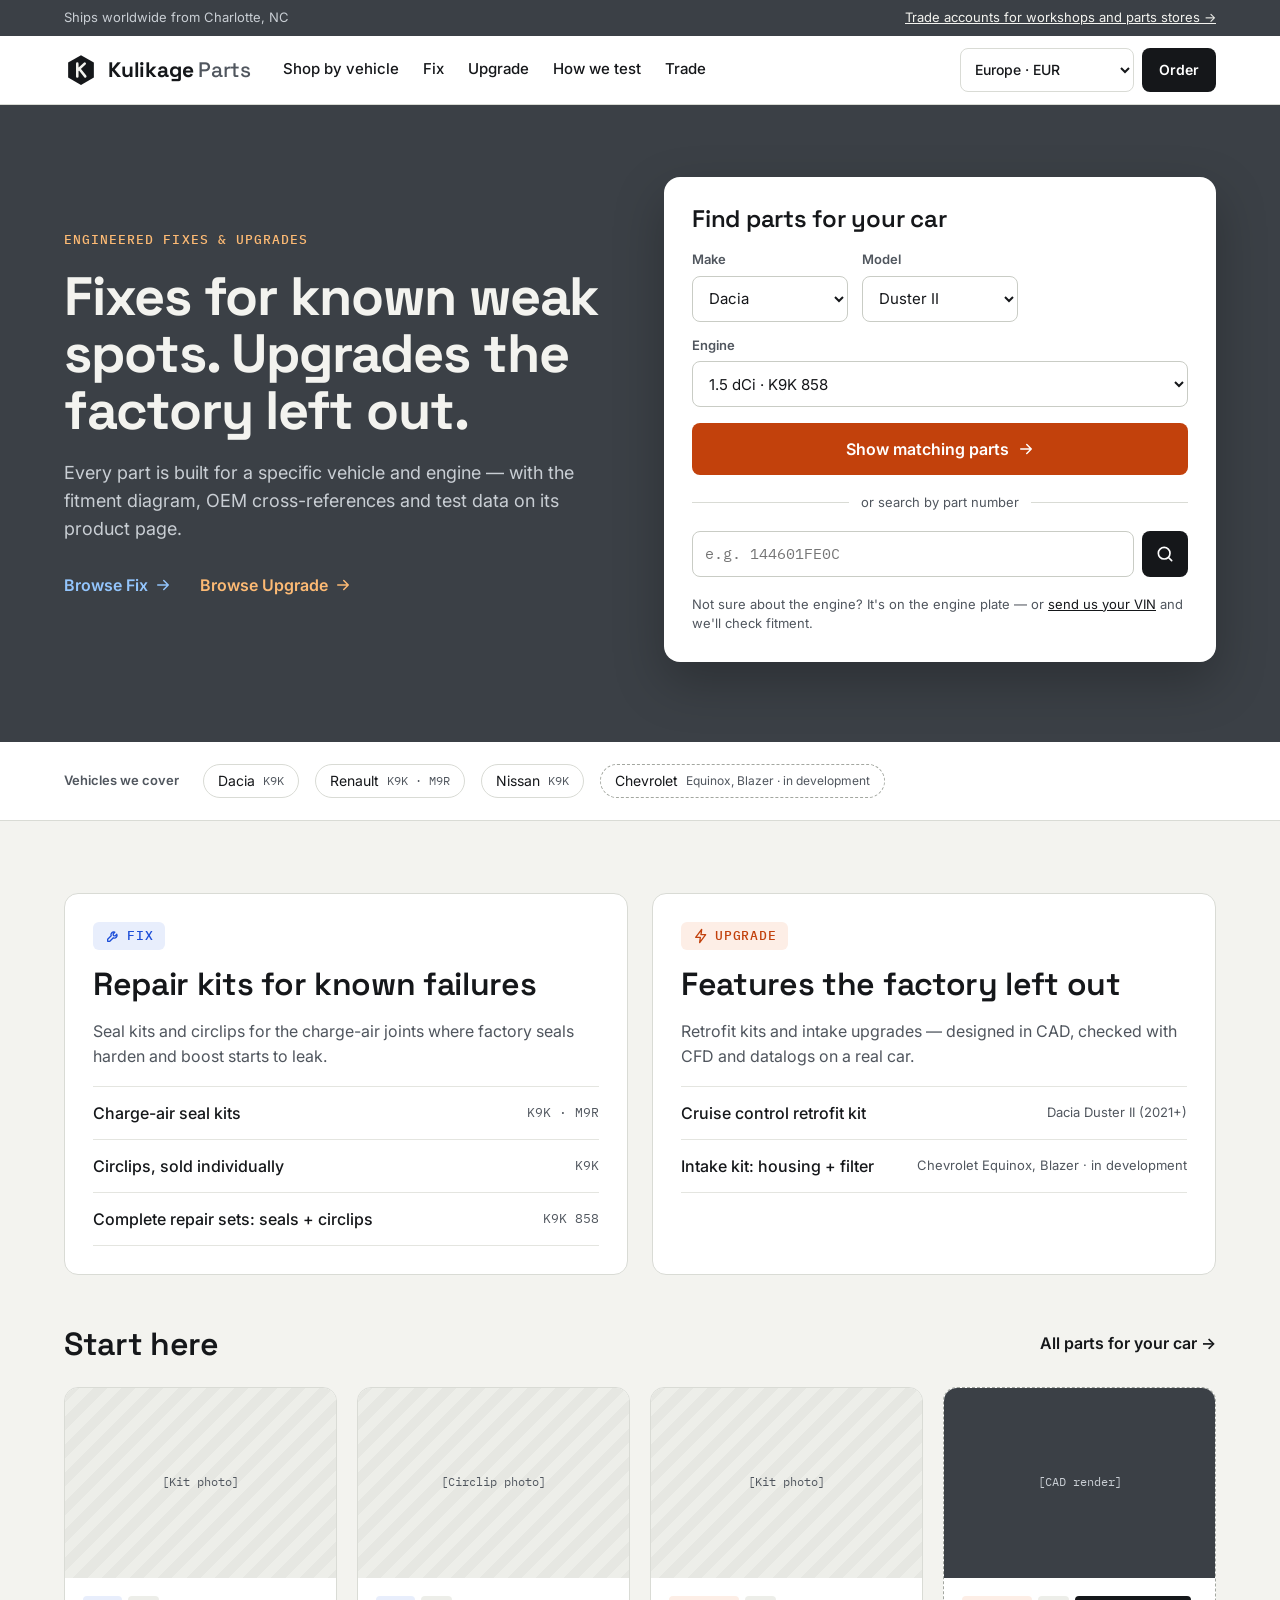
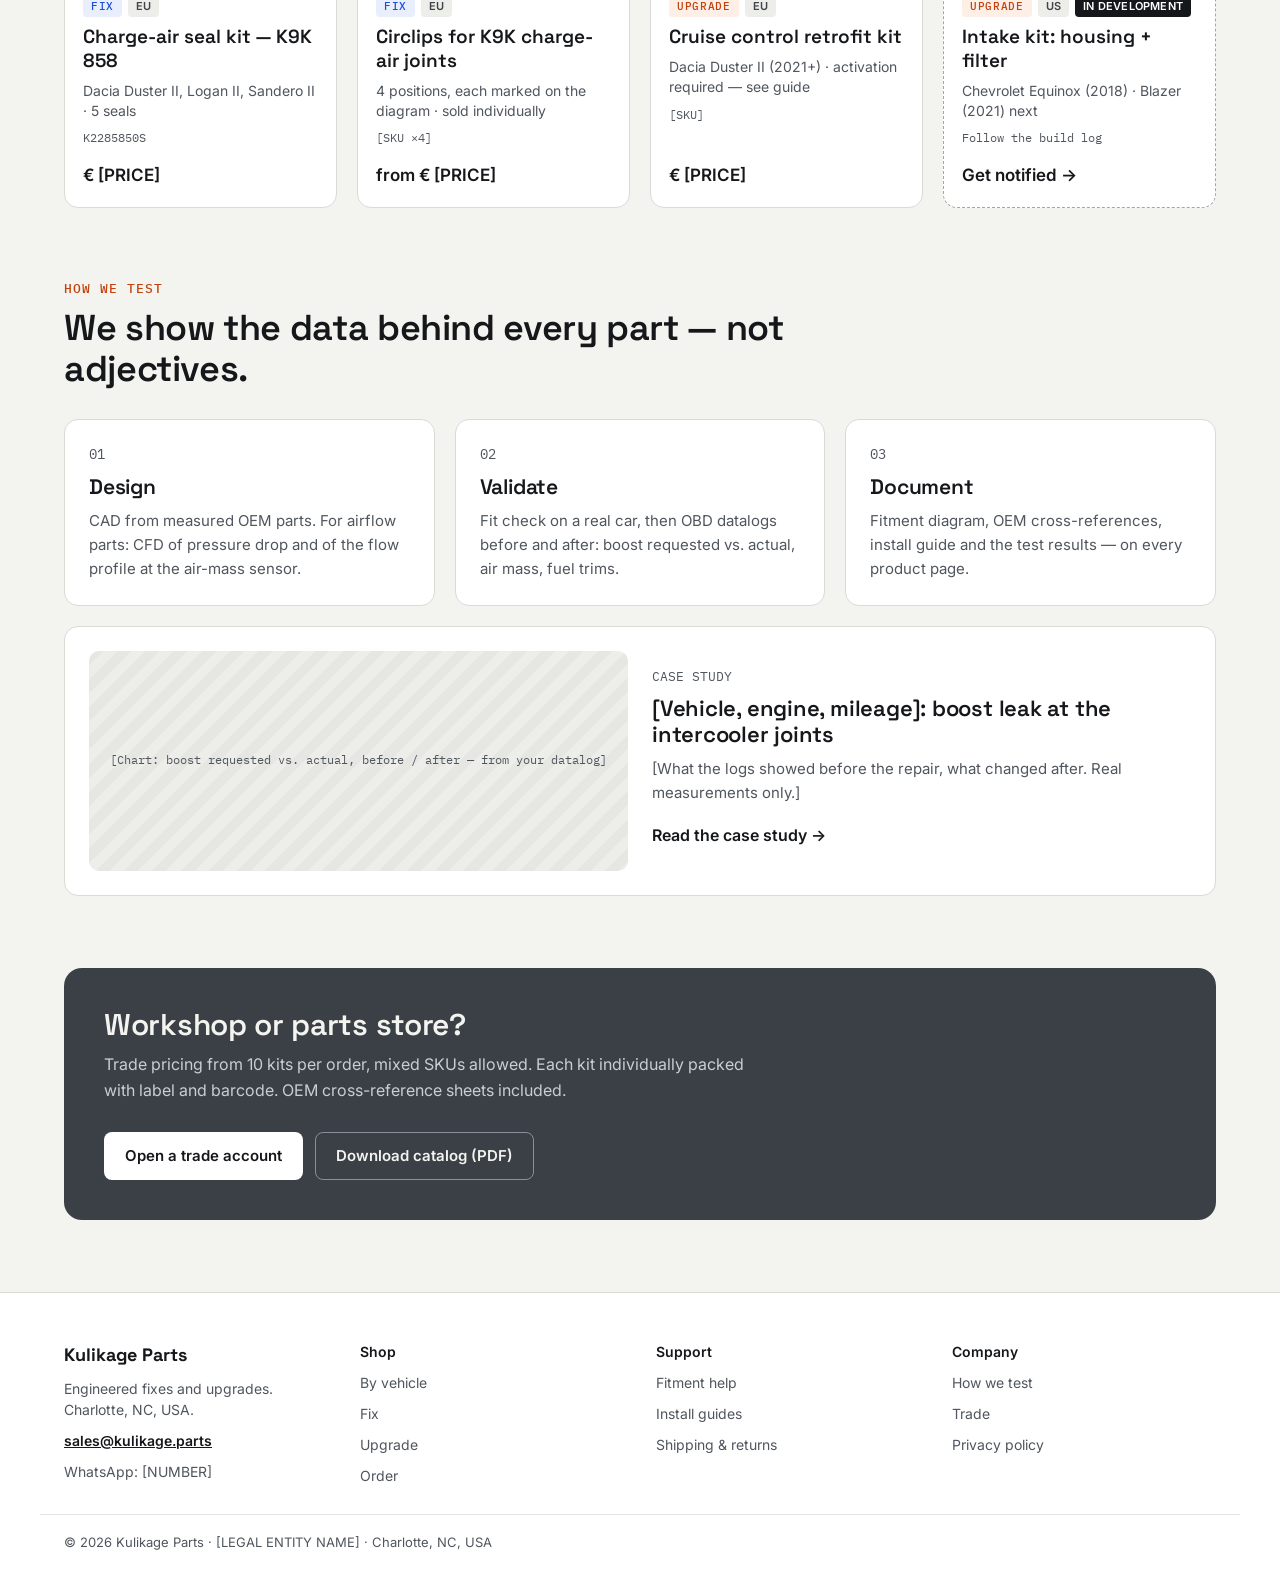
<file: index.html>
<!doctype html>
<html lang="en">
<head>
<meta charset="utf-8">
<meta name="viewport" content="width=device-width, initial-scale=1">
<title>Kulikage Parts — Engineered fixes and upgrades</title>
<meta name="description" content="Repair kits for known weak spots and upgrades the factory left out — built for a specific vehicle and engine, with fitment diagrams, OEM cross-references and test data.">
<meta property="og:type" content="website">
<meta property="og:site_name" content="Kulikage Parts">
<meta property="og:title" content="Kulikage Parts — Engineered fixes and upgrades">
<meta property="og:description" content="Charge-air seal kits, circlips, retrofit kits and intake upgrades — built for a specific vehicle and engine.">
<link rel="icon" href="assets/img/logo.svg" type="image/svg+xml">
<link rel="preconnect" href="https://fonts.googleapis.com">
<link rel="preconnect" href="https://fonts.gstatic.com" crossorigin>
<link href="https://fonts.googleapis.com/css2?family=Inter:wght@400;500;600&family=Space+Grotesk:wght@500;600;700&family=IBM+Plex+Mono:wght@400;500&display=swap" rel="stylesheet">
<link rel="stylesheet" href="assets/css/style.css">
<script type="application/ld+json">
{"@context":"https://schema.org","@type":"Organization","name":"Kulikage Parts","email":"sales@kulikage.parts","address":{"@type":"PostalAddress","addressLocality":"Charlotte","addressRegion":"NC","addressCountry":"US"}}
</script>
</head>
<body>

<div class="topbar"><div class="container topbar-inner"><span>Ships worldwide from Charlotte, NC</span><a href="order.html?trade=1">Trade accounts for workshops and parts stores →</a></div></div>

<header class="site-header">
  <div class="container header-inner">
    <a class="brand" href="index.html"><img src="assets/img/logo.svg" width="34" height="34" alt=""><span>Kulikage <span class="brand-sub">Parts</span></span></a>
    <button class="menu-toggle" type="button" aria-expanded="false" aria-controls="site-nav">Menu</button>
    <nav id="site-nav" class="nav" aria-label="Main">
      <a href="#finder-card">Shop by vehicle</a>
      <a href="#fix">Fix</a>
      <a href="#upgrade">Upgrade</a>
      <a href="#how">How we test</a>
      <a href="order.html?trade=1">Trade</a>
    </nav>
    <div class="header-actions">
      <label class="sr-only" for="region">Region</label>
      <select id="region" class="region-select"><option value="EU">Europe · EUR</option><option value="US">United States · USD</option></select>
      <a class="btn btn-dark btn-sm" href="order.html">Order</a>
    </div>
  </div>
</header>

<main>
  <section class="hero">
    <div class="container hero-inner">
      <div class="hero-copy">
        <span class="eyebrow">Engineered fixes &amp; upgrades</span>
        <h1>Fixes for known weak spots. Upgrades the factory left out.</h1>
        <p>Every part is built for a specific vehicle and engine — with the fitment diagram, OEM cross-references and test data on its product page.</p>
        <div class="hero-links">
          <a class="to-fix" href="#fix">Browse Fix <svg width="18" height="18" viewBox="0 0 24 24" fill="none" stroke="currentColor" stroke-width="2" stroke-linecap="round" stroke-linejoin="round" aria-hidden="true"><path d="M5 12h14M13 6l6 6-6 6"/></svg></a>
          <a class="to-upgrade" href="#upgrade">Browse Upgrade <svg width="18" height="18" viewBox="0 0 24 24" fill="none" stroke="currentColor" stroke-width="2" stroke-linecap="round" stroke-linejoin="round" aria-hidden="true"><path d="M5 12h14M13 6l6 6-6 6"/></svg></a>
        </div>
      </div>

      <div class="finder" id="finder-card">
        <h2>Find parts for your car</h2>
        <form id="finder" class="stack" style="gap:16px">
          <div class="finder-grid">
            <div class="field"><label for="f-make">Make</label><select id="f-make" class="select"><option>Dacia</option></select></div>
            <div class="field"><label for="f-model">Model</label><select id="f-model" class="select"><option>Duster II</option></select></div>
            <div class="field" style="grid-column:1 / -1"><label for="f-engine">Engine</label><select id="f-engine" class="select"><option>1.5 dCi · K9K 858</option></select></div>
          </div>
          <button class="btn btn-primary btn-lg" type="submit">Show matching parts <svg width="18" height="18" viewBox="0 0 24 24" fill="none" stroke="currentColor" stroke-width="2" stroke-linecap="round" stroke-linejoin="round" aria-hidden="true"><path d="M5 12h14M13 6l6 6-6 6"/></svg></button>
          <p id="finder-msg" class="form-msg" role="status"></p>
        </form>
        <div class="divider-text">or search by part number</div>
        <form id="oem-form" class="stack" style="gap:10px">
          <div class="search-row">
            <label for="oem-search" class="sr-only">OEM or part number</label>
            <input id="oem-search" class="input input-mono" type="search" placeholder="e.g. 144601FE0C" autocomplete="off">
            <button class="icon-btn" type="submit" aria-label="Search by part number"><svg width="20" height="20" viewBox="0 0 24 24" fill="none" stroke="currentColor" stroke-width="2" stroke-linecap="round" stroke-linejoin="round" aria-hidden="true"><circle cx="11" cy="11" r="7"/><path d="M20 20l-3.5-3.5"/></svg></button>
          </div>
          <p id="oem-msg" class="form-msg" role="status"></p>
        </form>
        <p class="small-note">Not sure about the engine? It's on the engine plate — or <a href="mailto:sales@kulikage.parts?subject=Fitment%20check">send us your VIN</a> and we'll check fitment.</p>
      </div>
    </div>
  </section>

  <section class="coverage" aria-label="Vehicles we cover">
    <div class="container coverage-inner">
      <span class="small-note" style="font-weight:600;margin-right:8px">Vehicles we cover</span>
      <span class="chip">Dacia <small>K9K</small></span>
      <span class="chip">Renault <small>K9K · M9R</small></span>
      <span class="chip">Nissan <small>K9K</small></span>
      <span class="chip chip-dashed">Chevrolet <small>Equinox, Blazer · in development</small></span>
    </div>
  </section>

  <section class="container section grid-auto" style="--min:min(340px,100%);gap:24px;padding-top:72px">
    <div id="fix" class="card card-pad tile">
      <span class="tag tag-fix tag-lg" style="align-self:flex-start"><svg width="16" height="16" viewBox="0 0 24 24" fill="none" stroke="currentColor" stroke-width="2" stroke-linecap="round" stroke-linejoin="round" aria-hidden="true"><path d="M14.7 6.3a4 4 0 0 0-5.4 5.2L4 16.8V20h3.2l5.3-5.3a4 4 0 0 0 5.2-5.4l-2.6 2.6-2.4-.6-.6-2.4z"/></svg>FIX</span>
      <h2>Repair kits for known failures</h2>
      <p class="body-muted" style="font-size:16px">Seal kits and circlips for the charge-air joints where factory seals harden and boost starts to leak.</p>
      <div class="lines">
        <a href="product-k9k-858-seal-kit.html"><span>Charge-air seal kits</span><span class="mono">K9K · M9R</span></a>
        <a href="vehicle-dacia-duster-ii-k9k-858.html"><span>Circlips, sold individually</span><span class="mono">K9K</span></a>
        <a href="vehicle-dacia-duster-ii-k9k-858.html"><span>Complete repair sets: seals + circlips</span><span class="mono">K9K 858</span></a>
      </div>
    </div>
    <div id="upgrade" class="card card-pad tile">
      <span class="tag tag-upgrade tag-lg" style="align-self:flex-start"><svg width="16" height="16" viewBox="0 0 24 24" fill="none" stroke="currentColor" stroke-width="2" stroke-linecap="round" stroke-linejoin="round" aria-hidden="true"><path d="M13 2L4 14h7l-1 8 9-12h-7z"/></svg>UPGRADE</span>
      <h2>Features the factory left out</h2>
      <p class="body-muted" style="font-size:16px">Retrofit kits and intake upgrades — designed in CAD, checked with CFD and datalogs on a real car.</p>
      <div class="lines">
        <a href="vehicle-dacia-duster-ii-k9k-858.html#upgrade-parts"><span>Cruise control retrofit kit</span><span>Dacia Duster II (2021+)</span></a>
        <a href="product-equinox-intake.html"><span>Intake kit: housing + filter</span><span>Chevrolet Equinox, Blazer · in development</span></a>
      </div>
    </div>
  </section>

  <section class="container section-tight">
    <div class="section-head">
      <h2>Start here</h2>
      <a class="link-arrow" href="#finder-card">All parts for your car →</a>
    </div>
    <div class="grid-auto" style="--min:250px">
      <a class="product-card" href="product-k9k-858-seal-kit.html">
        <div class="ph">[Kit photo]</div>
        <div class="product-card-body">
          <div class="tags"><span class="tag tag-fix">FIX</span><span class="tag">EU</span></div>
          <span class="product-card-title">Charge-air seal kit — K9K 858</span>
          <span class="product-card-meta">Dacia Duster II, Logan II, Sandero II · 5 seals</span>
          <span class="product-card-sku">K2285850S</span>
          <span class="product-card-price"><span data-cur>€</span> [PRICE]</span>
        </div>
      </a>
      <a class="product-card" href="vehicle-dacia-duster-ii-k9k-858.html">
        <div class="ph">[Circlip photo]</div>
        <div class="product-card-body">
          <div class="tags"><span class="tag tag-fix">FIX</span><span class="tag">EU</span></div>
          <span class="product-card-title">Circlips for K9K charge-air joints</span>
          <span class="product-card-meta">4 positions, each marked on the diagram · sold individually</span>
          <span class="product-card-sku">[SKU ×4]</span>
          <span class="product-card-price">from <span data-cur>€</span> [PRICE]</span>
        </div>
      </a>
      <a class="product-card" href="vehicle-dacia-duster-ii-k9k-858.html#upgrade-parts">
        <div class="ph">[Kit photo]</div>
        <div class="product-card-body">
          <div class="tags"><span class="tag tag-upgrade">UPGRADE</span><span class="tag">EU</span></div>
          <span class="product-card-title">Cruise control retrofit kit</span>
          <span class="product-card-meta">Dacia Duster II (2021+) · activation required — see guide</span>
          <span class="product-card-sku">[SKU]</span>
          <span class="product-card-price"><span data-cur>€</span> [PRICE]</span>
        </div>
      </a>
      <a class="product-card product-card-dashed" href="product-equinox-intake.html">
        <div class="ph ph-graphite">[CAD render]</div>
        <div class="product-card-body">
          <div class="tags"><span class="tag tag-upgrade">UPGRADE</span><span class="tag">US</span><span class="tag tag-dark">IN DEVELOPMENT</span></div>
          <span class="product-card-title">Intake kit: housing + filter</span>
          <span class="product-card-meta">Chevrolet Equinox (2018) · Blazer (2021) next</span>
          <span class="product-card-sku">Follow the build log</span>
          <span class="product-card-price">Get notified →</span>
        </div>
      </a>
    </div>
  </section>

  <section id="how" class="container section">
    <div class="stack" style="max-width:720px;gap:10px;margin-bottom:28px">
      <span class="eyebrow">How we test</span>
      <h2 style="font-size:clamp(28px,3.4vw,36px)">We show the data behind every part — not adjectives.</h2>
    </div>
    <div class="grid-auto" style="--min:280px">
      <div class="card card-pad stack step" style="gap:10px;padding:24px"><span class="step-num">01</span><h3>Design</h3><p class="body-muted">CAD from measured OEM parts. For airflow parts: CFD of pressure drop and of the flow profile at the air-mass sensor.</p></div>
      <div class="card card-pad stack step" style="gap:10px;padding:24px"><span class="step-num">02</span><h3>Validate</h3><p class="body-muted">Fit check on a real car, then OBD datalogs before and after: boost requested vs. actual, air mass, fuel trims.</p></div>
      <div class="card card-pad stack step" style="gap:10px;padding:24px"><span class="step-num">03</span><h3>Document</h3><p class="body-muted">Fitment diagram, OEM cross-references, install guide and the test results — on every product page.</p></div>
    </div>
    <div class="card case" style="margin-top:20px">
      <div class="ph">[Chart: boost requested vs. actual, before / after — from your datalog]</div>
      <div class="stack" style="gap:10px">
        <span class="mono small-note">CASE STUDY</span>
        <h3 style="font-size:22px">[Vehicle, engine, mileage]: boost leak at the intercooler joints</h3>
        <p class="body-muted">[What the logs showed before the repair, what changed after. Real measurements only.]</p>
        <a class="link-arrow" href="product-k9k-858-seal-kit.html#test-data">Read the case study →</a>
      </div>
    </div>
  </section>

  <section id="trade" class="container section">
    <div class="trade">
      <div>
        <h2>Workshop or parts store?</h2>
        <p>Trade pricing from 10 kits per order, mixed SKUs allowed. Each kit individually packed with label and barcode. OEM cross-reference sheets included.</p>
      </div>
      <div class="btn-row">
        <a class="btn btn-light" href="order.html?trade=1">Open a trade account</a>
        <a class="btn btn-ghost-light" href="assets/WholesalePilotCatalog.pdf">Download catalog (PDF)</a>
      </div>
    </div>
  </section>
</main>

<footer class="site-footer">
  <div class="container footer-grid">
    <div><span class="footer-brand">Kulikage Parts</span><span class="muted">Engineered fixes and upgrades. Charlotte, NC, USA.</span><a class="footer-strong" href="mailto:sales@kulikage.parts">sales@kulikage.parts</a><span class="muted">WhatsApp: [NUMBER]</span></div>
    <div><span class="footer-title">Shop</span><a href="index.html#finder-card">By vehicle</a><a href="index.html#fix">Fix</a><a href="index.html#upgrade">Upgrade</a><a href="order.html">Order</a></div>
    <div><span class="footer-title">Support</span><a href="mailto:sales@kulikage.parts?subject=Fitment%20check">Fitment help</a><a href="product-k9k-858-seal-kit.html#install">Install guides</a><a href="product-k9k-858-seal-kit.html#shipping">Shipping &amp; returns</a></div>
    <div><span class="footer-title">Company</span><a href="index.html#how">How we test</a><a href="order.html?trade=1">Trade</a><a href="privacy.html">Privacy policy</a></div>
  </div>
  <div class="container footer-bottom">© <span data-year>2026</span> Kulikage Parts · [LEGAL ENTITY NAME] · Charlotte, NC, USA</div>
</footer>

<script src="assets/js/main.js"></script>
</body>
</html>
</file>
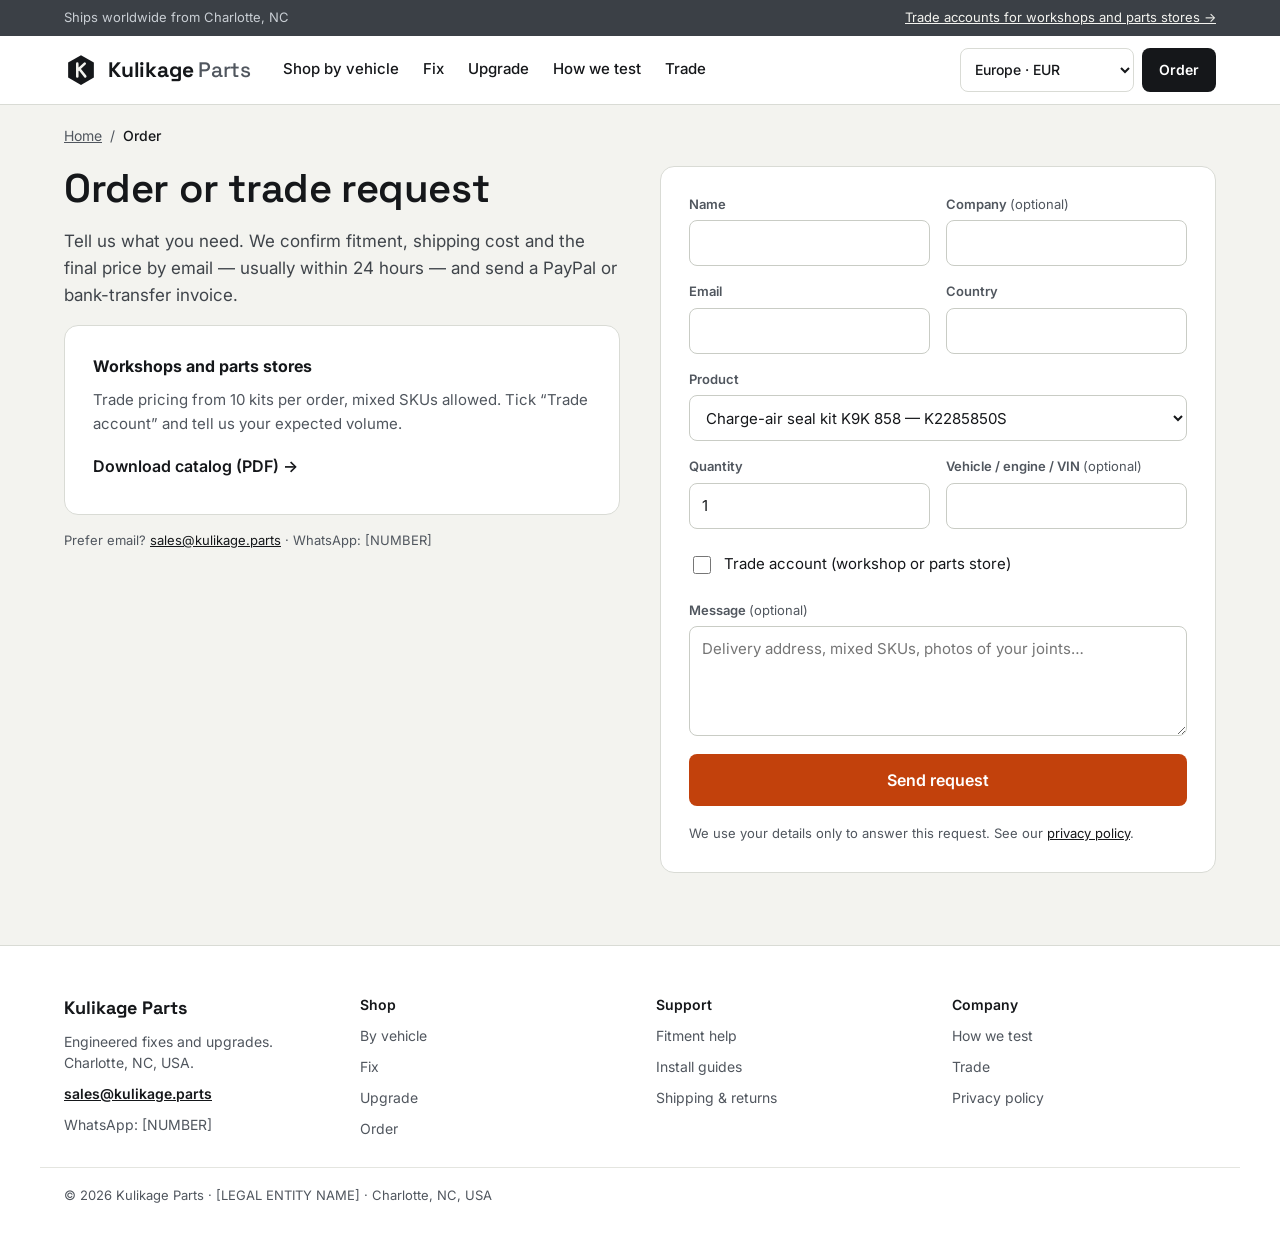
<file: order.html>
<!doctype html>
<html lang="en">
<head>
<meta charset="utf-8">
<meta name="viewport" content="width=device-width, initial-scale=1">
<title>Order or trade request — Kulikage Parts</title>
<meta name="description" content="Order Kulikage parts or open a trade account. We confirm fitment, shipping and the final price by email within 24 hours.">
<link rel="icon" href="assets/img/logo.svg" type="image/svg+xml">
<link rel="preconnect" href="https://fonts.googleapis.com">
<link rel="preconnect" href="https://fonts.gstatic.com" crossorigin>
<link href="https://fonts.googleapis.com/css2?family=Inter:wght@400;500;600&family=Space+Grotesk:wght@500;600;700&family=IBM+Plex+Mono:wght@400;500&display=swap" rel="stylesheet">
<link rel="stylesheet" href="assets/css/style.css">
</head>
<body>

<div class="topbar"><div class="container topbar-inner"><span>Ships worldwide from Charlotte, NC</span><a href="order.html?trade=1">Trade accounts for workshops and parts stores →</a></div></div>

<header class="site-header">
  <div class="container header-inner">
    <a class="brand" href="index.html"><img src="assets/img/logo.svg" width="34" height="34" alt=""><span>Kulikage <span class="brand-sub">Parts</span></span></a>
    <button class="menu-toggle" type="button" aria-expanded="false" aria-controls="site-nav">Menu</button>
    <nav id="site-nav" class="nav" aria-label="Main">
      <a href="index.html#finder-card">Shop by vehicle</a>
      <a href="index.html#fix">Fix</a>
      <a href="index.html#upgrade">Upgrade</a>
      <a href="index.html#how">How we test</a>
      <a href="order.html?trade=1">Trade</a>
    </nav>
    <div class="header-actions">
      <label class="sr-only" for="region">Region</label>
      <select id="region" class="region-select"><option value="EU">Europe · EUR</option><option value="US">United States · USD</option></select>
      <a class="btn btn-dark btn-sm" href="order.html" aria-current="page">Order</a>
    </div>
  </div>
</header>

<main class="container">
  <nav class="breadcrumb" aria-label="Breadcrumb"><a href="index.html">Home</a><span aria-hidden="true">/</span><span aria-current="page">Order</span></nav>

  <div class="pdp" style="margin-top:20px">
    <div class="stack" style="gap:16px">
      <h1 style="font-size:clamp(30px,4vw,40px)">Order or trade request</h1>
      <p class="lead">Tell us what you need. We confirm fitment, shipping cost and the final price by email — usually within 24 hours — and send a PayPal or bank-transfer invoice.</p>
      <div class="card card-pad stack" style="gap:10px">
        <strong>Workshops and parts stores</strong>
        <p class="body-muted">Trade pricing from 10 kits per order, mixed SKUs allowed. Tick “Trade account” and tell us your expected volume.</p>
        <a class="link-arrow" href="assets/WholesalePilotCatalog.pdf">Download catalog (PDF) →</a>
      </div>
      <p class="small-note">Prefer email? <a href="mailto:sales@kulikage.parts">sales@kulikage.parts</a> · WhatsApp: [NUMBER]</p>
    </div>

    <form id="order-form" class="card card-pad stack" style="gap:18px" data-ajax method="POST">
      <input type="hidden" name="_subject" value="Order request — kulikage.parts">
      <div class="form-grid">
        <div class="field"><label for="o-name">Name</label><input id="o-name" class="input" name="name" required autocomplete="name"></div>
        <div class="field"><label for="o-company">Company <span style="font-weight:400">(optional)</span></label><input id="o-company" class="input" name="company" autocomplete="organization"></div>
        <div class="field"><label for="o-email">Email</label><input id="o-email" class="input" type="email" name="email" required autocomplete="email"></div>
        <div class="field"><label for="o-country">Country</label><input id="o-country" class="input" name="country" required autocomplete="country-name"></div>
        <div class="field span-all"><label for="o-sku">Product</label>
          <select id="o-sku" class="select" name="product">
            <optgroup label="Fix — K9K 858 (Duster II, Logan II, Sandero II)">
              <option value="K2285850S">Charge-air seal kit K9K 858 — K2285850S</option>
              <option value="SET-K9K858">Complete set K9K 858: seal kit + 4 circlips</option>
              <option value="CLIP-A">Circlip A — pipe connection above the valve cover</option>
              <option value="CLIP-B">Circlip B — throttle connection</option>
              <option value="CLIP-C">Circlip C — throttle body (2019+)</option>
              <option value="CLIP-D">Circlip D — intercooler lower pipe / turbo outlet</option>
            </optgroup>
            <optgroup label="Fix — other engines">
              <option value="K2288440S">Seal kit K9K 884 — K2288440S</option>
              <option value="K2564640S">Seal kit K9K 646 / 636 — K2564640S</option>
              <option value="K2283660S">Seal kit K9K 836 — K2283660S</option>
              <option value="K22M9R40S">Seal kit M9R — K22M9R40S</option>
            </optgroup>
            <optgroup label="Upgrade">
              <option value="CRUISE-DUSTER2">Cruise control retrofit kit — Duster II (2021+)</option>
            </optgroup>
            <optgroup label="Other">
              <option value="MIXED">Mixed order / several products</option>
              <option value="CUSTOM">Custom part — engineering request</option>
            </optgroup>
          </select>
        </div>
        <div class="field"><label for="o-qty">Quantity</label><input id="o-qty" class="input" type="number" name="quantity" min="1" value="1"></div>
        <div class="field"><label for="o-vehicle">Vehicle / engine / VIN <span style="font-weight:400">(optional)</span></label><input id="o-vehicle" class="input" name="vehicle"></div>
        <div class="span-all"><label class="check"><input type="checkbox" id="o-trade" name="trade_account" value="yes">Trade account (workshop or parts store)</label></div>
        <div class="field span-all"><label for="o-msg">Message <span style="font-weight:400">(optional)</span></label><textarea id="o-msg" class="textarea" name="message" placeholder="Delivery address, mixed SKUs, photos of your joints…"></textarea></div>
      </div>
      <button class="btn btn-primary btn-lg" type="submit">Send request</button>
      <p class="small-note">We use your details only to answer this request. See our <a href="privacy.html">privacy policy</a>.</p>
      <p class="form-msg" role="status"></p>
    </form>
  </div>
</main>

<footer class="site-footer">
  <div class="container footer-grid">
    <div><span class="footer-brand">Kulikage Parts</span><span class="muted">Engineered fixes and upgrades. Charlotte, NC, USA.</span><a class="footer-strong" href="mailto:sales@kulikage.parts">sales@kulikage.parts</a><span class="muted">WhatsApp: [NUMBER]</span></div>
    <div><span class="footer-title">Shop</span><a href="index.html#finder-card">By vehicle</a><a href="index.html#fix">Fix</a><a href="index.html#upgrade">Upgrade</a><a href="order.html">Order</a></div>
    <div><span class="footer-title">Support</span><a href="mailto:sales@kulikage.parts?subject=Fitment%20check">Fitment help</a><a href="product-k9k-858-seal-kit.html#install">Install guides</a><a href="product-k9k-858-seal-kit.html#shipping">Shipping &amp; returns</a></div>
    <div><span class="footer-title">Company</span><a href="index.html#how">How we test</a><a href="order.html?trade=1">Trade</a><a href="privacy.html">Privacy policy</a></div>
  </div>
  <div class="container footer-bottom">© <span data-year>2026</span> Kulikage Parts · [LEGAL ENTITY NAME] · Charlotte, NC, USA</div>
</footer>

<script src="assets/js/main.js"></script>
</body>
</html>
</file>
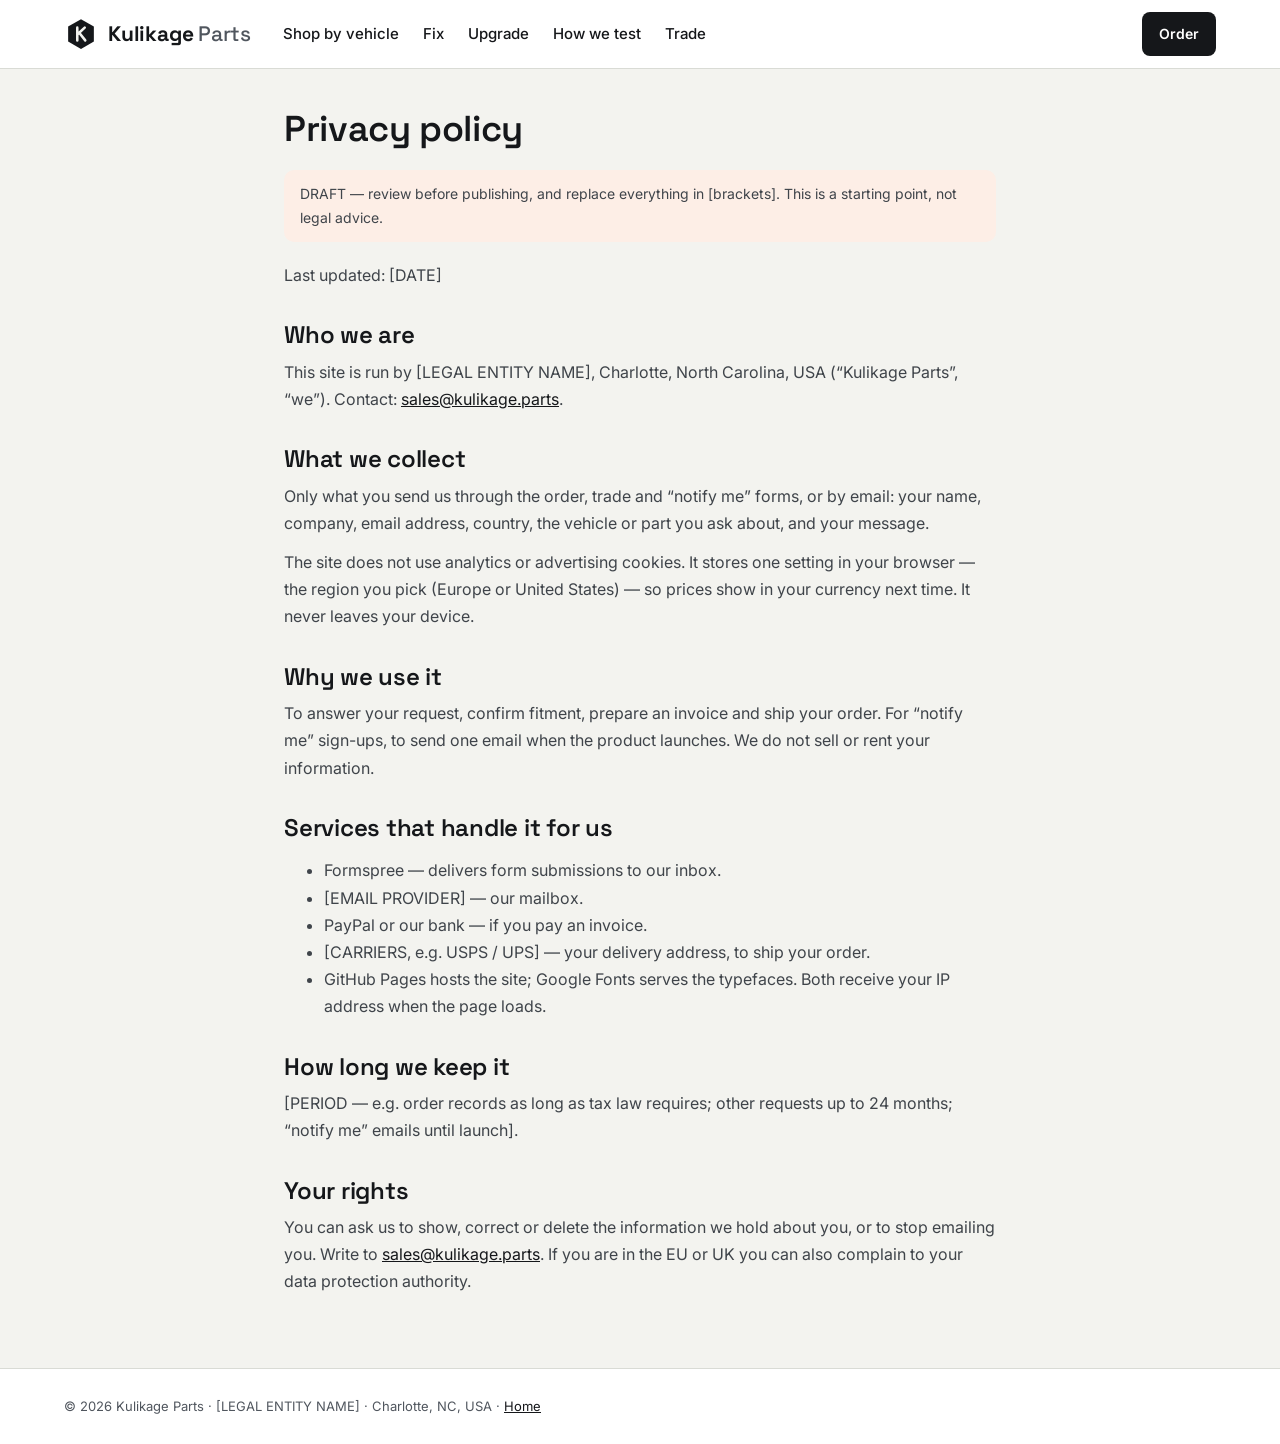
<file: privacy.html>
<!doctype html>
<html lang="en">
<head>
<meta charset="utf-8">
<meta name="viewport" content="width=device-width, initial-scale=1">
<title>Privacy policy — Kulikage Parts</title>
<meta name="description" content="How Kulikage Parts handles the information you send through this site.">
<meta name="robots" content="noindex">
<link rel="icon" href="assets/img/logo.svg" type="image/svg+xml">
<link rel="preconnect" href="https://fonts.googleapis.com">
<link rel="preconnect" href="https://fonts.gstatic.com" crossorigin>
<link href="https://fonts.googleapis.com/css2?family=Inter:wght@400;500;600&family=Space+Grotesk:wght@500;600;700&family=IBM+Plex+Mono:wght@400;500&display=swap" rel="stylesheet">
<link rel="stylesheet" href="assets/css/style.css">
</head>
<body>

<header class="site-header">
  <div class="container header-inner">
    <a class="brand" href="index.html"><img src="assets/img/logo.svg" width="34" height="34" alt=""><span>Kulikage <span class="brand-sub">Parts</span></span></a>
    <button class="menu-toggle" type="button" aria-expanded="false" aria-controls="site-nav">Menu</button>
    <nav id="site-nav" class="nav" aria-label="Main">
      <a href="index.html#finder-card">Shop by vehicle</a>
      <a href="index.html#fix">Fix</a>
      <a href="index.html#upgrade">Upgrade</a>
      <a href="index.html#how">How we test</a>
      <a href="order.html?trade=1">Trade</a>
    </nav>
    <div class="header-actions"><a class="btn btn-dark btn-sm" href="order.html">Order</a></div>
  </div>
</header>

<main class="container prose" style="padding-top:40px">
  <h1 style="font-size:36px">Privacy policy</h1>
  <p class="draft-note">DRAFT — review before publishing, and replace everything in [brackets]. This is a starting point, not legal advice.</p>
  <p>Last updated: [DATE]</p>

  <h2>Who we are</h2>
  <p>This site is run by [LEGAL ENTITY NAME], Charlotte, North Carolina, USA (“Kulikage Parts”, “we”). Contact: <a href="mailto:sales@kulikage.parts">sales@kulikage.parts</a>.</p>

  <h2>What we collect</h2>
  <p>Only what you send us through the order, trade and “notify me” forms, or by email: your name, company, email address, country, the vehicle or part you ask about, and your message.</p>
  <p>The site does not use analytics or advertising cookies. It stores one setting in your browser — the region you pick (Europe or United States) — so prices show in your currency next time. It never leaves your device.</p>

  <h2>Why we use it</h2>
  <p>To answer your request, confirm fitment, prepare an invoice and ship your order. For “notify me” sign-ups, to send one email when the product launches. We do not sell or rent your information.</p>

  <h2>Services that handle it for us</h2>
  <ul>
    <li>Formspree — delivers form submissions to our inbox.</li>
    <li>[EMAIL PROVIDER] — our mailbox.</li>
    <li>PayPal or our bank — if you pay an invoice.</li>
    <li>[CARRIERS, e.g. USPS / UPS] — your delivery address, to ship your order.</li>
    <li>GitHub Pages hosts the site; Google Fonts serves the typefaces. Both receive your IP address when the page loads.</li>
  </ul>

  <h2>How long we keep it</h2>
  <p>[PERIOD — e.g. order records as long as tax law requires; other requests up to 24 months; “notify me” emails until launch].</p>

  <h2>Your rights</h2>
  <p>You can ask us to show, correct or delete the information we hold about you, or to stop emailing you. Write to <a href="mailto:sales@kulikage.parts">sales@kulikage.parts</a>. If you are in the EU or UK you can also complain to your data protection authority.</p>
</main>

<footer class="site-footer">
  <div class="container footer-bottom" style="border-top:0;padding-top:28px">© <span data-year>2026</span> Kulikage Parts · [LEGAL ENTITY NAME] · Charlotte, NC, USA · <a href="index.html">Home</a></div>
</footer>

<script src="assets/js/main.js"></script>
</body>
</html>
</file>
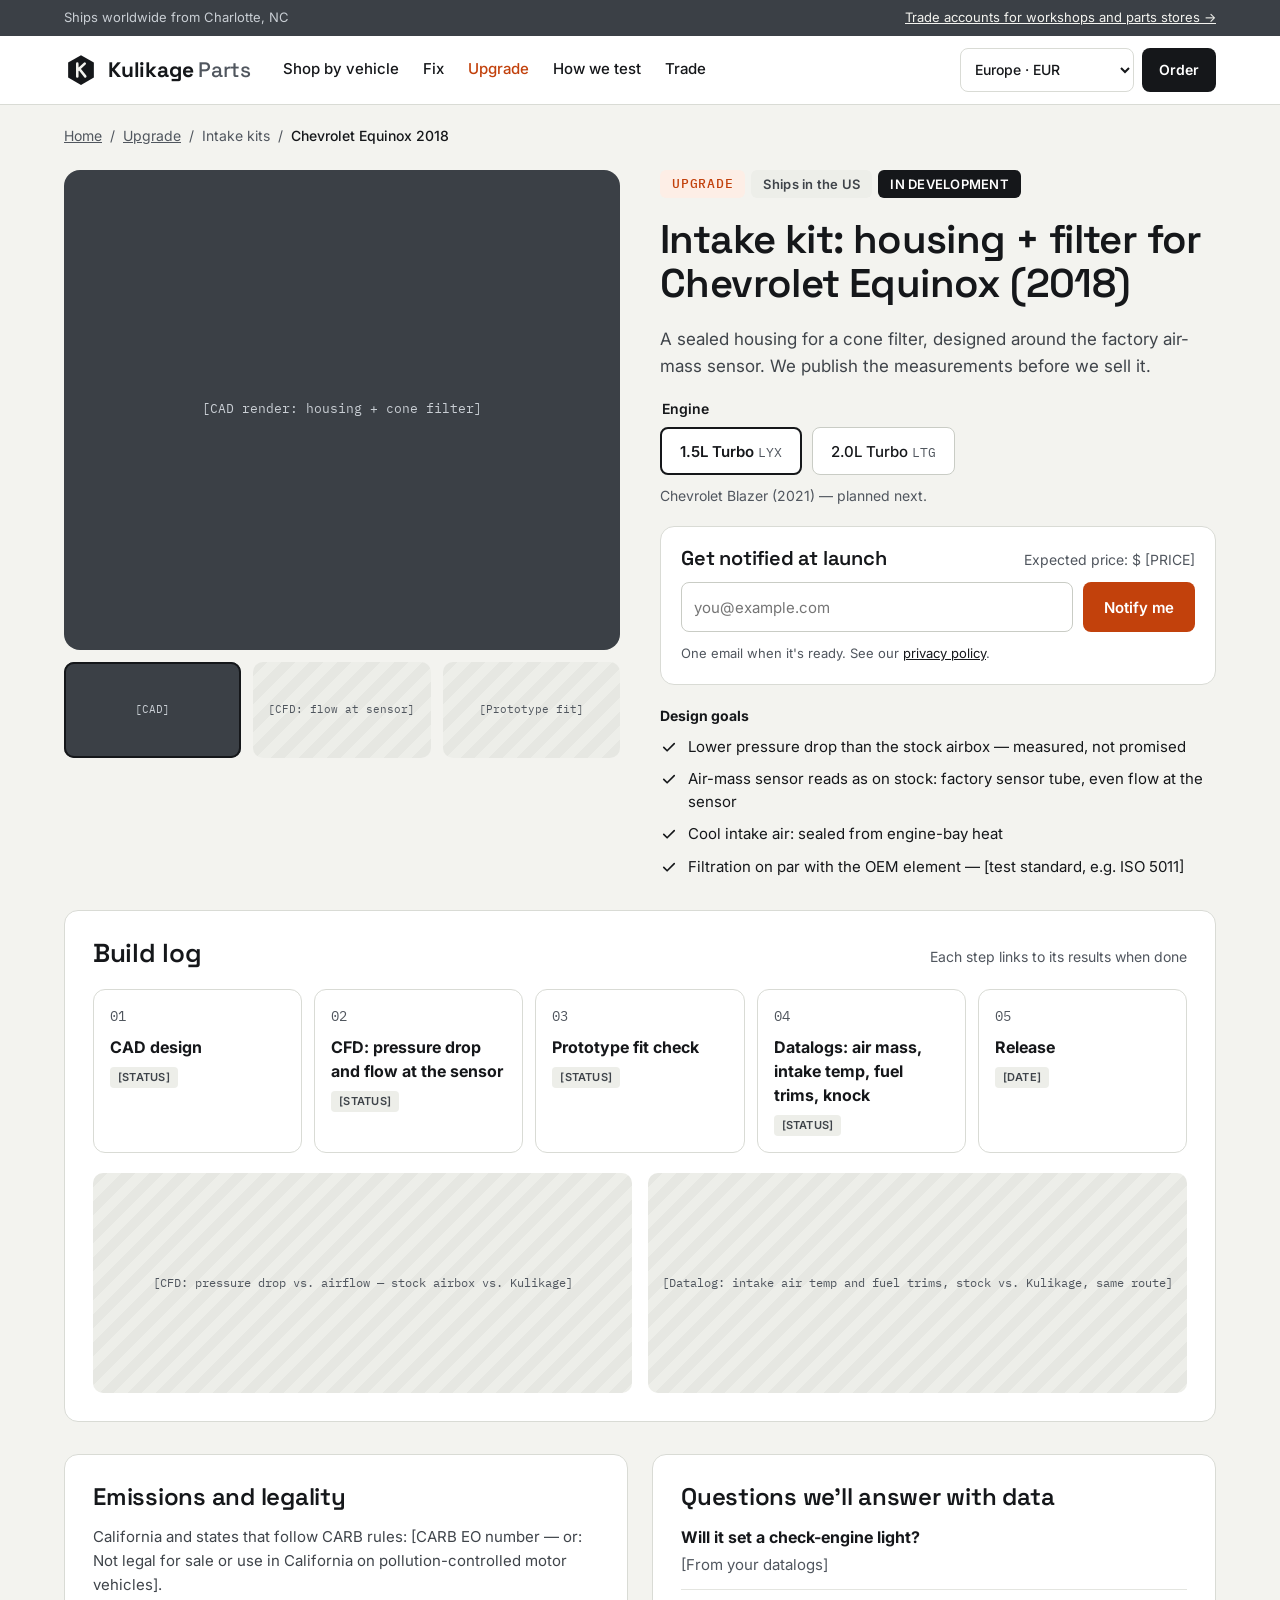
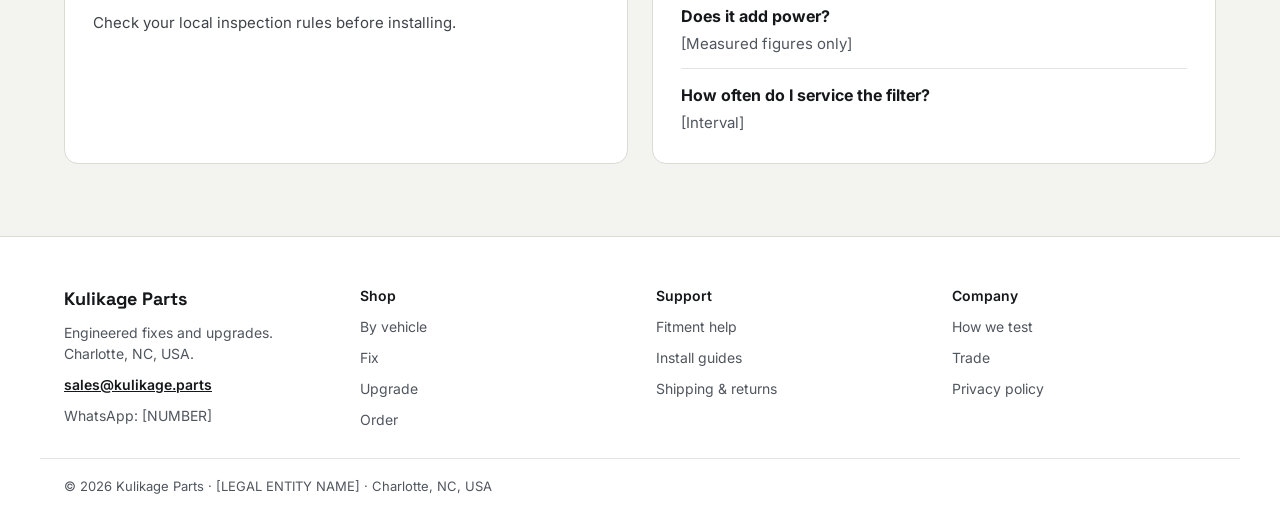
<file: product-equinox-intake.html>
<!doctype html>
<html lang="en">
<head>
<meta charset="utf-8">
<meta name="viewport" content="width=device-width, initial-scale=1">
<title>Intake kit for Chevrolet Equinox 2018 (in development) — Kulikage Parts</title>
<meta name="description" content="Sealed housing + cone filter for the 2018 Chevrolet Equinox 1.5T and 2.0T, designed around the factory air-mass sensor. In development — follow the build log and get notified at launch.">
<meta property="og:type" content="website">
<meta property="og:site_name" content="Kulikage Parts">
<meta property="og:title" content="Intake kit for Chevrolet Equinox 2018 — in development">
<meta property="og:description" content="Sealed housing + cone filter, designed around the factory air-mass sensor. Measurements published before launch.">
<link rel="icon" href="assets/img/logo.svg" type="image/svg+xml">
<link rel="preconnect" href="https://fonts.googleapis.com">
<link rel="preconnect" href="https://fonts.gstatic.com" crossorigin>
<link href="https://fonts.googleapis.com/css2?family=Inter:wght@400;500;600&family=Space+Grotesk:wght@500;600;700&family=IBM+Plex+Mono:wght@400;500&display=swap" rel="stylesheet">
<link rel="stylesheet" href="assets/css/style.css">
</head>
<body>

<div class="topbar"><div class="container topbar-inner"><span>Ships worldwide from Charlotte, NC</span><a href="order.html?trade=1">Trade accounts for workshops and parts stores →</a></div></div>

<header class="site-header">
  <div class="container header-inner">
    <a class="brand" href="index.html"><img src="assets/img/logo.svg" width="34" height="34" alt=""><span>Kulikage <span class="brand-sub">Parts</span></span></a>
    <button class="menu-toggle" type="button" aria-expanded="false" aria-controls="site-nav">Menu</button>
    <nav id="site-nav" class="nav" aria-label="Main">
      <a href="index.html#finder-card">Shop by vehicle</a>
      <a href="index.html#fix">Fix</a>
      <a href="index.html#upgrade" aria-current="page">Upgrade</a>
      <a href="index.html#how">How we test</a>
      <a href="order.html?trade=1">Trade</a>
    </nav>
    <div class="header-actions">
      <label class="sr-only" for="region">Region</label>
      <select id="region" class="region-select"><option value="EU">Europe · EUR</option><option value="US">United States · USD</option></select>
      <a class="btn btn-dark btn-sm" href="order.html">Order</a>
    </div>
  </div>
</header>

<main class="container">
  <nav class="breadcrumb" aria-label="Breadcrumb">
    <a href="index.html">Home</a><span aria-hidden="true">/</span><a href="index.html#upgrade">Upgrade</a><span aria-hidden="true">/</span><span>Intake kits</span><span aria-hidden="true">/</span><span aria-current="page">Chevrolet Equinox 2018</span>
  </nav>

  <div class="pdp">
    <div class="gallery" style="--thumbs:3">
      <div class="ph ph-graphite gallery-main">[CAD render: housing + cone filter]</div>
      <div class="gallery-thumbs">
        <div class="ph ph-graphite is-active">[CAD]</div>
        <div class="ph">[CFD: flow at sensor]</div>
        <div class="ph">[Prototype fit]</div>
      </div>
    </div>

    <div class="buy">
      <div class="tags"><span class="tag tag-upgrade tag-lg">UPGRADE</span><span class="tag tag-lg">Ships in the US</span><span class="tag tag-dark tag-lg">IN DEVELOPMENT</span></div>
      <h1>Intake kit: housing + filter for Chevrolet Equinox (2018)</h1>
      <p class="lead">A sealed housing for a cone filter, designed around the factory air-mass sensor. We publish the measurements before we sell it.</p>

      <fieldset class="filter-group" style="gap:10px">
        <legend style="font:600 14px var(--font);letter-spacing:0;color:var(--ink);margin-bottom:10px">Engine</legend>
        <div class="engine-pick">
          <button type="button" aria-pressed="true" data-engine="1.5L Turbo (LYX)">1.5L Turbo <small>LYX</small></button>
          <button type="button" aria-pressed="false" data-engine="2.0L Turbo (LTG)">2.0L Turbo <small>LTG</small></button>
        </div>
        <span class="muted" style="font-size:14px">Chevrolet Blazer (2021) — planned next.</span>
      </fieldset>

      <form class="card stack" style="padding:20px" data-ajax data-ok="Done — we'll email you when the kit is ready." method="POST">
        <div class="section-head" style="margin:0;align-items:baseline"><h2 style="font-size:20px">Get notified at launch</h2><span class="muted" style="font-size:14px">Expected price: $ [PRICE]</span></div>
        <input type="hidden" name="_subject" value="Notify me: Equinox intake kit">
        <input type="hidden" name="product" value="Intake kit — Chevrolet Equinox 2018">
        <input type="hidden" name="engine" id="notify-engine" value="1.5L Turbo (LYX)">
        <div class="search-row" style="flex-wrap:wrap;gap:10px">
          <label for="notify-email" class="sr-only">Email</label>
          <input id="notify-email" class="input" type="email" name="email" required placeholder="you@example.com" style="flex:1 1 220px;min-height:50px">
          <button class="btn btn-primary" type="submit" style="min-height:50px">Notify me</button>
        </div>
        <p class="small-note">One email when it's ready. See our <a href="privacy.html">privacy policy</a>.</p>
        <p class="form-msg" role="status"></p>
      </form>

      <div class="goals">
        <strong style="font-size:14px">Design goals</strong>
        <div class="goal"><svg width="18" height="18" viewBox="0 0 24 24" fill="none" stroke="#15171A" stroke-width="2.2" stroke-linecap="round" stroke-linejoin="round" aria-hidden="true"><path d="M5 12.5l4.5 4.5L19 7.5"/></svg>Lower pressure drop than the stock airbox — measured, not promised</div>
        <div class="goal"><svg width="18" height="18" viewBox="0 0 24 24" fill="none" stroke="#15171A" stroke-width="2.2" stroke-linecap="round" stroke-linejoin="round" aria-hidden="true"><path d="M5 12.5l4.5 4.5L19 7.5"/></svg>Air-mass sensor reads as on stock: factory sensor tube, even flow at the sensor</div>
        <div class="goal"><svg width="18" height="18" viewBox="0 0 24 24" fill="none" stroke="#15171A" stroke-width="2.2" stroke-linecap="round" stroke-linejoin="round" aria-hidden="true"><path d="M5 12.5l4.5 4.5L19 7.5"/></svg>Cool intake air: sealed from engine-bay heat</div>
        <div class="goal"><svg width="18" height="18" viewBox="0 0 24 24" fill="none" stroke="#15171A" stroke-width="2.2" stroke-linecap="round" stroke-linejoin="round" aria-hidden="true"><path d="M5 12.5l4.5 4.5L19 7.5"/></svg>Filtration on par with the OEM element — [test standard, e.g. ISO 5011]</div>
      </div>
    </div>
  </div>

  <section class="card card-pad panel" style="margin-top:32px;gap:20px">
    <div class="section-head" style="margin:0;align-items:baseline"><h2>Build log</h2><span class="muted" style="font-size:14px">Each step links to its results when done</span></div>
    <ol class="build-log">
      <li><span class="step-num">01</span><strong>CAD design</strong><span class="tag">[STATUS]</span></li>
      <li><span class="step-num">02</span><strong>CFD: pressure drop and flow at the sensor</strong><span class="tag">[STATUS]</span></li>
      <li><span class="step-num">03</span><strong>Prototype fit check</strong><span class="tag">[STATUS]</span></li>
      <li><span class="step-num">04</span><strong>Datalogs: air mass, intake temp, fuel trims, knock</strong><span class="tag">[STATUS]</span></li>
      <li><span class="step-num">05</span><strong>Release</strong><span class="tag">[DATE]</span></li>
    </ol>
    <div class="grid-auto" style="--min:min(320px,100%);gap:16px">
      <div class="ph" style="min-height:220px">[CFD: pressure drop vs. airflow — stock airbox vs. Kulikage]</div>
      <div class="ph" style="min-height:220px">[Datalog: intake air temp and fuel trims, stock vs. Kulikage, same route]</div>
    </div>
  </section>

  <div class="two-col">
    <section class="card card-pad panel">
      <h2 style="font-size:24px">Emissions and legality</h2>
      <p class="lead" style="font-size:15px">California and states that follow CARB rules: [CARB EO number — or: Not legal for sale or use in California on pollution-controlled motor vehicles].</p>
      <p class="lead" style="font-size:15px">Check your local inspection rules before installing.</p>
    </section>
    <section class="card card-pad panel">
      <h2 style="font-size:24px">Questions we'll answer with data</h2>
      <div class="faq-item"><strong>Will it set a check-engine light?</strong><span class="body-muted">[From your datalogs]</span></div>
      <div class="faq-item"><strong>Does it add power?</strong><span class="body-muted">[Measured figures only]</span></div>
      <div class="faq-item"><strong>How often do I service the filter?</strong><span class="body-muted">[Interval]</span></div>
    </section>
  </div>
</main>

<footer class="site-footer">
  <div class="container footer-grid">
    <div><span class="footer-brand">Kulikage Parts</span><span class="muted">Engineered fixes and upgrades. Charlotte, NC, USA.</span><a class="footer-strong" href="mailto:sales@kulikage.parts">sales@kulikage.parts</a><span class="muted">WhatsApp: [NUMBER]</span></div>
    <div><span class="footer-title">Shop</span><a href="index.html#finder-card">By vehicle</a><a href="index.html#fix">Fix</a><a href="index.html#upgrade">Upgrade</a><a href="order.html">Order</a></div>
    <div><span class="footer-title">Support</span><a href="mailto:sales@kulikage.parts?subject=Fitment%20check">Fitment help</a><a href="product-k9k-858-seal-kit.html#install">Install guides</a><a href="product-k9k-858-seal-kit.html#shipping">Shipping &amp; returns</a></div>
    <div><span class="footer-title">Company</span><a href="index.html#how">How we test</a><a href="order.html?trade=1">Trade</a><a href="privacy.html">Privacy policy</a></div>
  </div>
  <div class="container footer-bottom">© <span data-year>2026</span> Kulikage Parts · [LEGAL ENTITY NAME] · Charlotte, NC, USA</div>
</footer>

<script src="assets/js/main.js"></script>
</body>
</html>
</file>
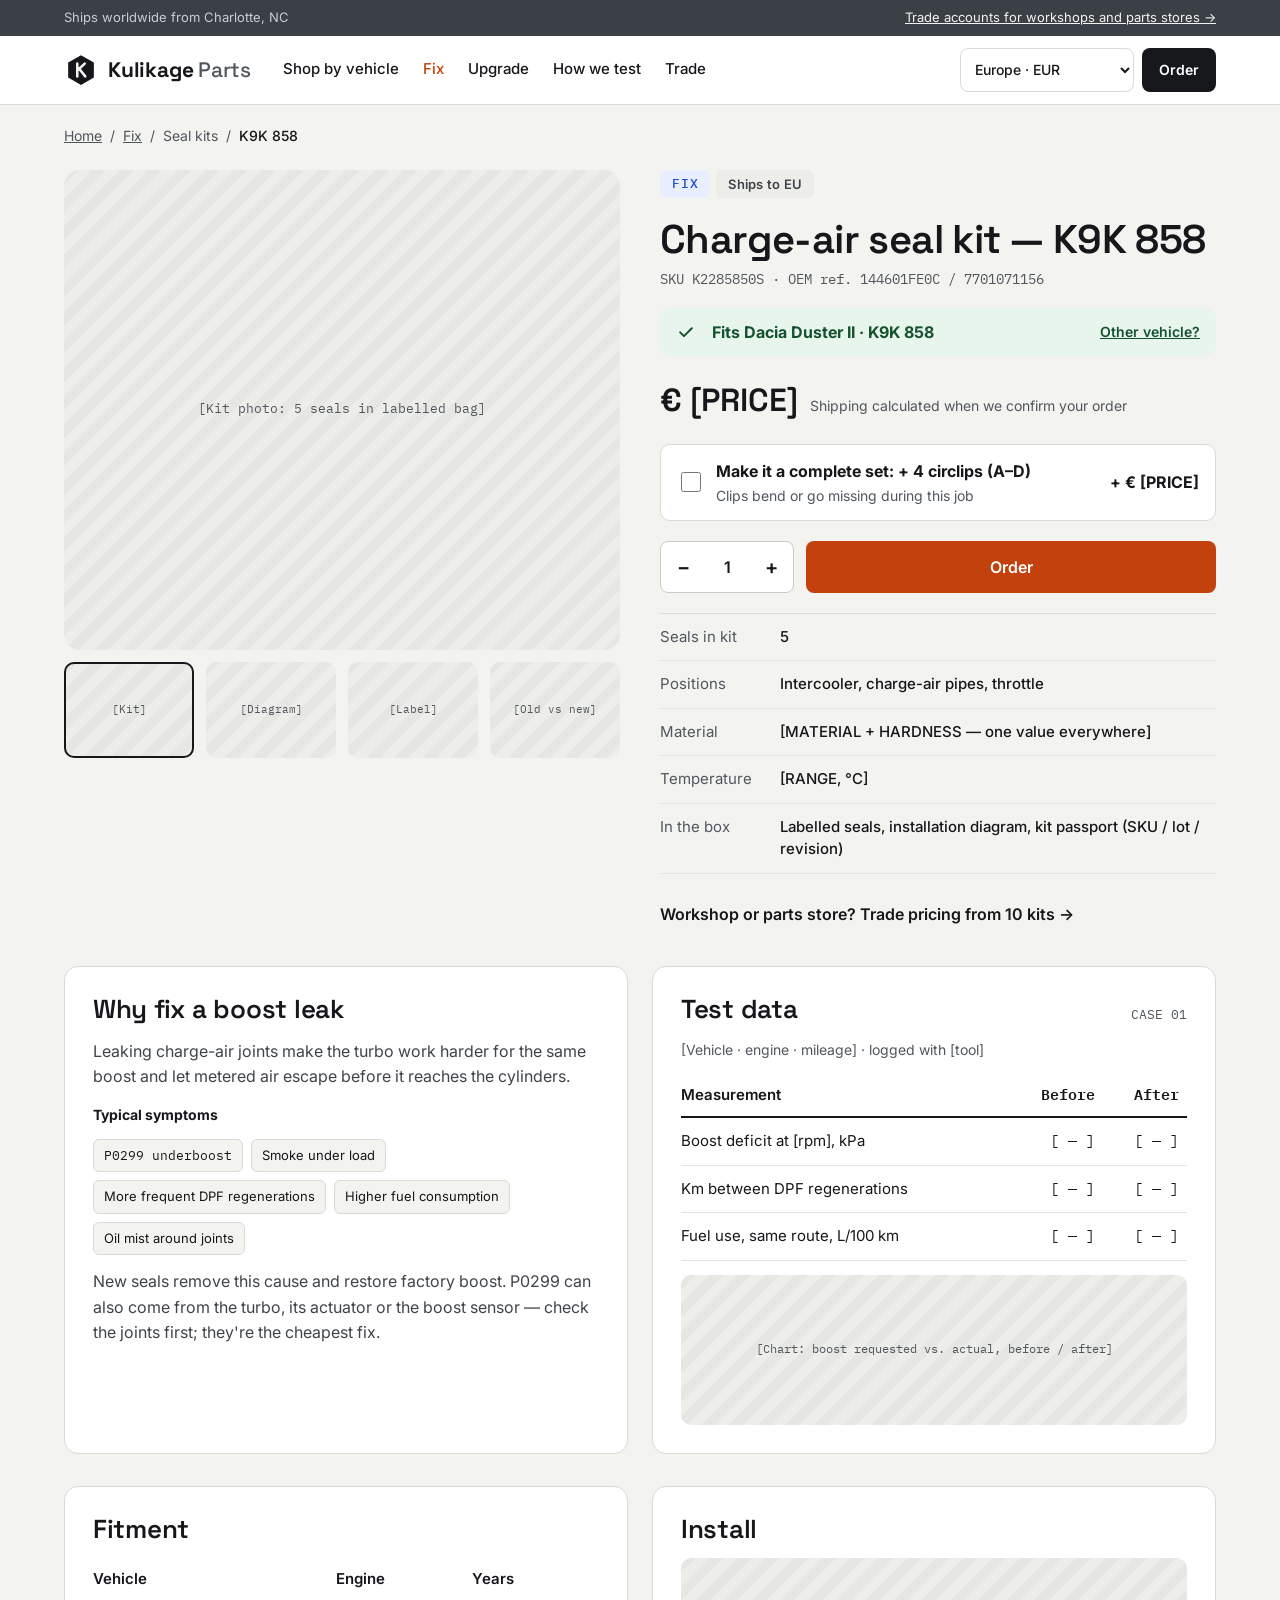
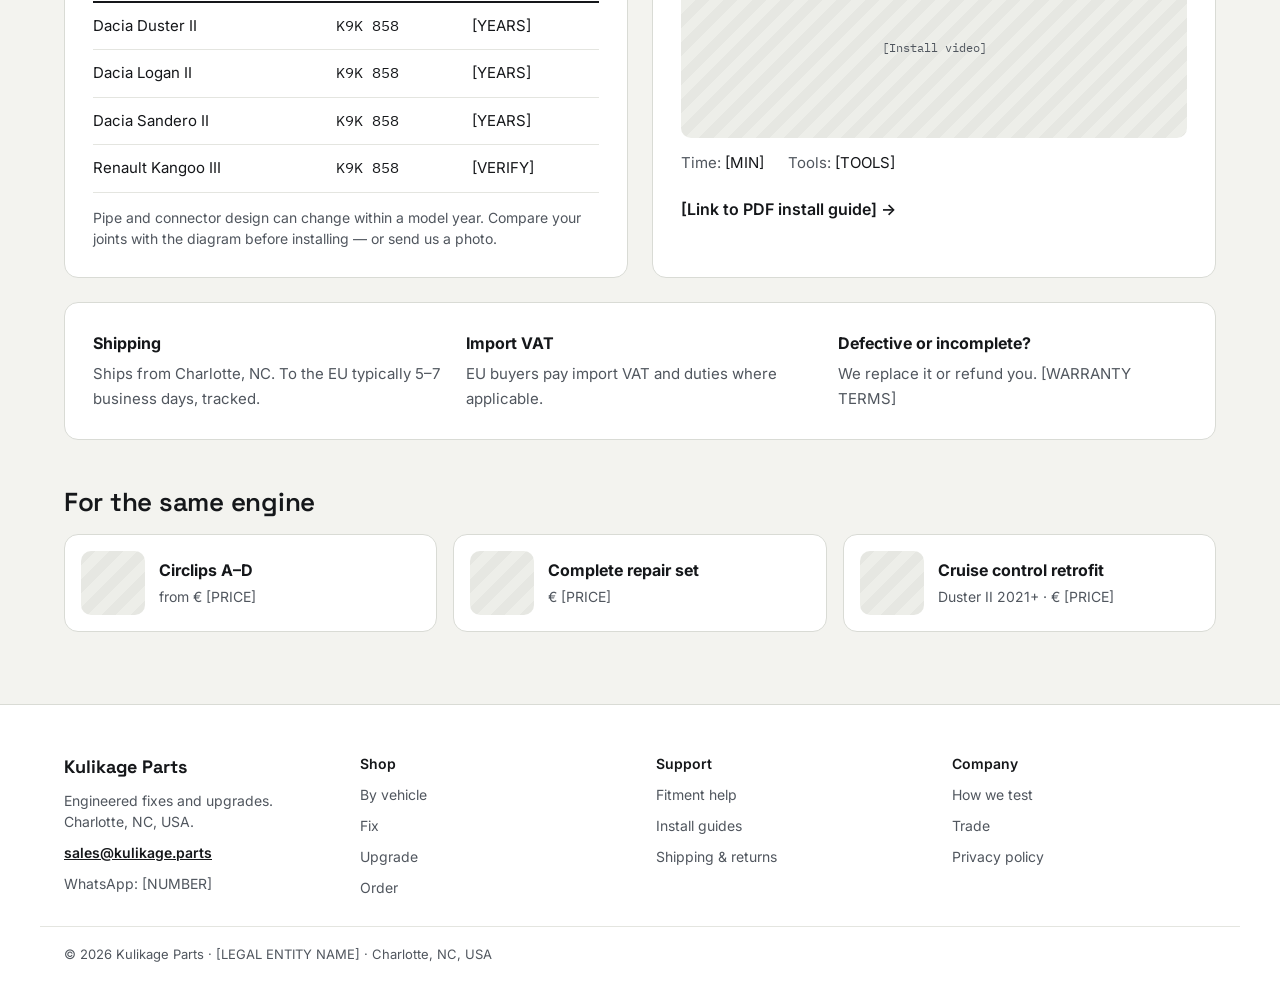
<file: product-k9k-858-seal-kit.html>
<!doctype html>
<html lang="en">
<head>
<meta charset="utf-8">
<meta name="viewport" content="width=device-width, initial-scale=1">
<title>Charge-air seal kit K9K 858 (K2285850S) — Kulikage Parts</title>
<meta name="description" content="5-seal charge-air kit for the 1.5 dCi K9K 858: intercooler, charge-air pipes and throttle. Fits Dacia Duster II, Logan II, Sandero II. OEM ref. 144601FE0C / 7701071156.">
<meta property="og:type" content="product">
<meta property="og:site_name" content="Kulikage Parts">
<meta property="og:title" content="Charge-air seal kit — K9K 858">
<meta property="og:description" content="5 seals for the intercooler, charge-air pipes and throttle. Fits Dacia Duster II, Logan II, Sandero II.">
<link rel="icon" href="assets/img/logo.svg" type="image/svg+xml">
<link rel="preconnect" href="https://fonts.googleapis.com">
<link rel="preconnect" href="https://fonts.gstatic.com" crossorigin>
<link href="https://fonts.googleapis.com/css2?family=Inter:wght@400;500;600&family=Space+Grotesk:wght@500;600;700&family=IBM+Plex+Mono:wght@400;500&display=swap" rel="stylesheet">
<link rel="stylesheet" href="assets/css/style.css">
</head>
<body>

<div class="topbar"><div class="container topbar-inner"><span>Ships worldwide from Charlotte, NC</span><a href="order.html?trade=1">Trade accounts for workshops and parts stores →</a></div></div>

<header class="site-header">
  <div class="container header-inner">
    <a class="brand" href="index.html"><img src="assets/img/logo.svg" width="34" height="34" alt=""><span>Kulikage <span class="brand-sub">Parts</span></span></a>
    <button class="menu-toggle" type="button" aria-expanded="false" aria-controls="site-nav">Menu</button>
    <nav id="site-nav" class="nav" aria-label="Main">
      <a href="index.html#finder-card">Shop by vehicle</a>
      <a href="index.html#fix" aria-current="page">Fix</a>
      <a href="index.html#upgrade">Upgrade</a>
      <a href="index.html#how">How we test</a>
      <a href="order.html?trade=1">Trade</a>
    </nav>
    <div class="header-actions">
      <label class="sr-only" for="region">Region</label>
      <select id="region" class="region-select"><option value="EU">Europe · EUR</option><option value="US">United States · USD</option></select>
      <a class="btn btn-dark btn-sm" href="order.html">Order</a>
    </div>
  </div>
</header>

<main class="container">
  <nav class="breadcrumb" aria-label="Breadcrumb">
    <a href="index.html">Home</a><span aria-hidden="true">/</span><a href="index.html#fix">Fix</a><span aria-hidden="true">/</span><span>Seal kits</span><span aria-hidden="true">/</span><span aria-current="page">K9K 858</span>
  </nav>

  <div class="pdp">
    <div class="gallery">
      <div class="ph gallery-main">[Kit photo: 5 seals in labelled bag]</div>
      <div class="gallery-thumbs">
        <div class="ph is-active">[Kit]</div>
        <div class="ph">[Diagram]</div>
        <div class="ph">[Label]</div>
        <div class="ph">[Old vs new]</div>
      </div>
    </div>

    <div class="buy">
      <div class="tags"><span class="tag tag-fix tag-lg">FIX</span><span class="tag tag-lg">Ships to EU</span></div>
      <div>
        <h1>Charge-air seal kit — K9K 858</h1>
        <p class="sku-line">SKU K2285850S · OEM ref. 144601FE0C / 7701071156</p>
      </div>
      <div class="fit-ok">
        <svg width="20" height="20" viewBox="0 0 24 24" fill="none" stroke="currentColor" stroke-width="2.4" stroke-linecap="round" stroke-linejoin="round" aria-hidden="true"><path d="M5 12.5l4.5 4.5L19 7.5"/></svg>
        <strong>Fits Dacia Duster II · K9K 858</strong>
        <a href="index.html#finder-card">Other vehicle?</a>
      </div>
      <div class="price-line"><span class="price-big">€ [PRICE]</span><span class="muted" style="font-size:14px">Shipping calculated when we confirm your order</span></div>

      <label class="addon">
        <input type="checkbox" id="addon">
        <span class="addon-text"><strong>Make it a complete set: + 4 circlips (A–D)</strong><small>Clips bend or go missing during this job</small></span>
        <strong>+ € [PRICE]</strong>
      </label>

      <div class="qty-buy">
        <div class="qty">
          <button type="button" data-qty="-1" aria-label="Decrease quantity">−</button>
          <label for="qty" class="sr-only">Quantity</label>
          <input id="qty" type="text" inputmode="numeric" value="1">
          <button type="button" data-qty="1" aria-label="Increase quantity">+</button>
        </div>
        <a class="btn btn-primary btn-lg" data-order-link data-sku="K2285850S" data-set-sku="SET-K9K858" href="order.html?sku=K2285850S">Order</a>
      </div>

      <dl class="specs">
        <dt>Seals in kit</dt><dd>5</dd>
        <dt>Positions</dt><dd>Intercooler, charge-air pipes, throttle</dd>
        <dt>Material</dt><dd>[MATERIAL + HARDNESS — one value everywhere]</dd>
        <dt>Temperature</dt><dd>[RANGE, °C]</dd>
        <dt>In the box</dt><dd>Labelled seals, installation diagram, kit passport (SKU / lot / revision)</dd>
      </dl>

      <a class="link-arrow" href="order.html?trade=1&amp;sku=K2285850S">Workshop or parts store? Trade pricing from 10 kits →</a>
    </div>
  </div>

  <div class="two-col">
    <section class="card card-pad panel">
      <h2>Why fix a boost leak</h2>
      <p class="lead" style="font-size:16px">Leaking charge-air joints make the turbo work harder for the same boost and let metered air escape before it reaches the cylinders.</p>
      <strong style="font-size:14px">Typical symptoms</strong>
      <div class="symptoms">
        <span class="mono">P0299 underboost</span><span>Smoke under load</span><span>More frequent DPF regenerations</span><span>Higher fuel consumption</span><span>Oil mist around joints</span>
      </div>
      <p class="lead" style="font-size:16px">New seals remove this cause and restore factory boost. P0299 can also come from the turbo, its actuator or the boost sensor — check the joints first; they're the cheapest fix.</p>
    </section>

    <section id="test-data" class="card card-pad panel">
      <div class="section-head" style="margin:0"><h2>Test data</h2><span class="mono small-note">CASE 01</span></div>
      <span class="small-note" style="font-size:14px">[Vehicle · engine · mileage] · logged with [tool]</span>
      <div class="table-wrap">
        <table class="table">
          <thead><tr><th scope="col">Measurement</th><th scope="col" class="num">Before</th><th scope="col" class="num">After</th></tr></thead>
          <tbody>
            <tr><td>Boost deficit at [rpm], kPa</td><td class="num">[ — ]</td><td class="num">[ — ]</td></tr>
            <tr><td>Km between DPF regenerations</td><td class="num">[ — ]</td><td class="num">[ — ]</td></tr>
            <tr><td>Fuel use, same route, L/100 km</td><td class="num">[ — ]</td><td class="num">[ — ]</td></tr>
          </tbody>
        </table>
      </div>
      <div class="ph" style="min-height:150px">[Chart: boost requested vs. actual, before / after]</div>
    </section>
  </div>

  <div class="two-col">
    <section class="card card-pad panel">
      <h2>Fitment</h2>
      <div class="table-wrap">
        <table class="table">
          <thead><tr><th scope="col">Vehicle</th><th scope="col">Engine</th><th scope="col">Years</th></tr></thead>
          <tbody>
            <tr><td>Dacia Duster II</td><td class="code">K9K 858</td><td>[YEARS]</td></tr>
            <tr><td>Dacia Logan II</td><td class="code">K9K 858</td><td>[YEARS]</td></tr>
            <tr><td>Dacia Sandero II</td><td class="code">K9K 858</td><td>[YEARS]</td></tr>
            <tr><td>Renault Kangoo III</td><td class="code">K9K 858</td><td>[VERIFY]</td></tr>
          </tbody>
        </table>
      </div>
      <p class="small-note" style="font-size:14px">Pipe and connector design can change within a model year. Compare your joints with the diagram before installing — or send us a photo.</p>
    </section>

    <section id="install" class="card card-pad panel">
      <h2>Install</h2>
      <div class="ph" style="min-height:180px">[Install video]</div>
      <div class="btn-row" style="gap:12px 24px;font-size:15px"><span><span class="muted">Time:</span> [MIN]</span><span><span class="muted">Tools:</span> [TOOLS]</span></div>
      <a class="link-arrow" href="#install">[Link to PDF install guide] →</a>
    </section>
  </div>

  <section id="shipping" class="card facts" aria-label="Shipping and returns">
    <div><strong>Shipping</strong><span class="body-muted">Ships from Charlotte, NC. To the EU typically 5–7 business days, tracked.</span></div>
    <div><strong>Import VAT</strong><span class="body-muted">EU buyers pay import VAT and duties where applicable.</span></div>
    <div><strong>Defective or incomplete?</strong><span class="body-muted">We replace it or refund you. [WARRANTY TERMS]</span></div>
  </section>

  <section class="section-tight">
    <h2 style="font-size:26px;margin-bottom:16px">For the same engine</h2>
    <div class="grid-auto" style="--min:240px;gap:16px">
      <a class="card related" href="vehicle-dacia-duster-ii-k9k-858.html"><div class="ph"></div><span><strong>Circlips A–D</strong><span class="muted" style="font-size:14px">from € [PRICE]</span></span></a>
      <a class="card related" href="vehicle-dacia-duster-ii-k9k-858.html"><div class="ph"></div><span><strong>Complete repair set</strong><span class="muted" style="font-size:14px">€ [PRICE]</span></span></a>
      <a class="card related" href="vehicle-dacia-duster-ii-k9k-858.html#upgrade-parts"><div class="ph"></div><span><strong>Cruise control retrofit</strong><span class="muted" style="font-size:14px">Duster II 2021+ · € [PRICE]</span></span></a>
    </div>
  </section>
</main>

<footer class="site-footer">
  <div class="container footer-grid">
    <div><span class="footer-brand">Kulikage Parts</span><span class="muted">Engineered fixes and upgrades. Charlotte, NC, USA.</span><a class="footer-strong" href="mailto:sales@kulikage.parts">sales@kulikage.parts</a><span class="muted">WhatsApp: [NUMBER]</span></div>
    <div><span class="footer-title">Shop</span><a href="index.html#finder-card">By vehicle</a><a href="index.html#fix">Fix</a><a href="index.html#upgrade">Upgrade</a><a href="order.html">Order</a></div>
    <div><span class="footer-title">Support</span><a href="mailto:sales@kulikage.parts?subject=Fitment%20check">Fitment help</a><a href="product-k9k-858-seal-kit.html#install">Install guides</a><a href="product-k9k-858-seal-kit.html#shipping">Shipping &amp; returns</a></div>
    <div><span class="footer-title">Company</span><a href="index.html#how">How we test</a><a href="order.html?trade=1">Trade</a><a href="privacy.html">Privacy policy</a></div>
  </div>
  <div class="container footer-bottom">© <span data-year>2026</span> Kulikage Parts · [LEGAL ENTITY NAME] · Charlotte, NC, USA</div>
</footer>

<script src="assets/js/main.js"></script>
</body>
</html>
</file>
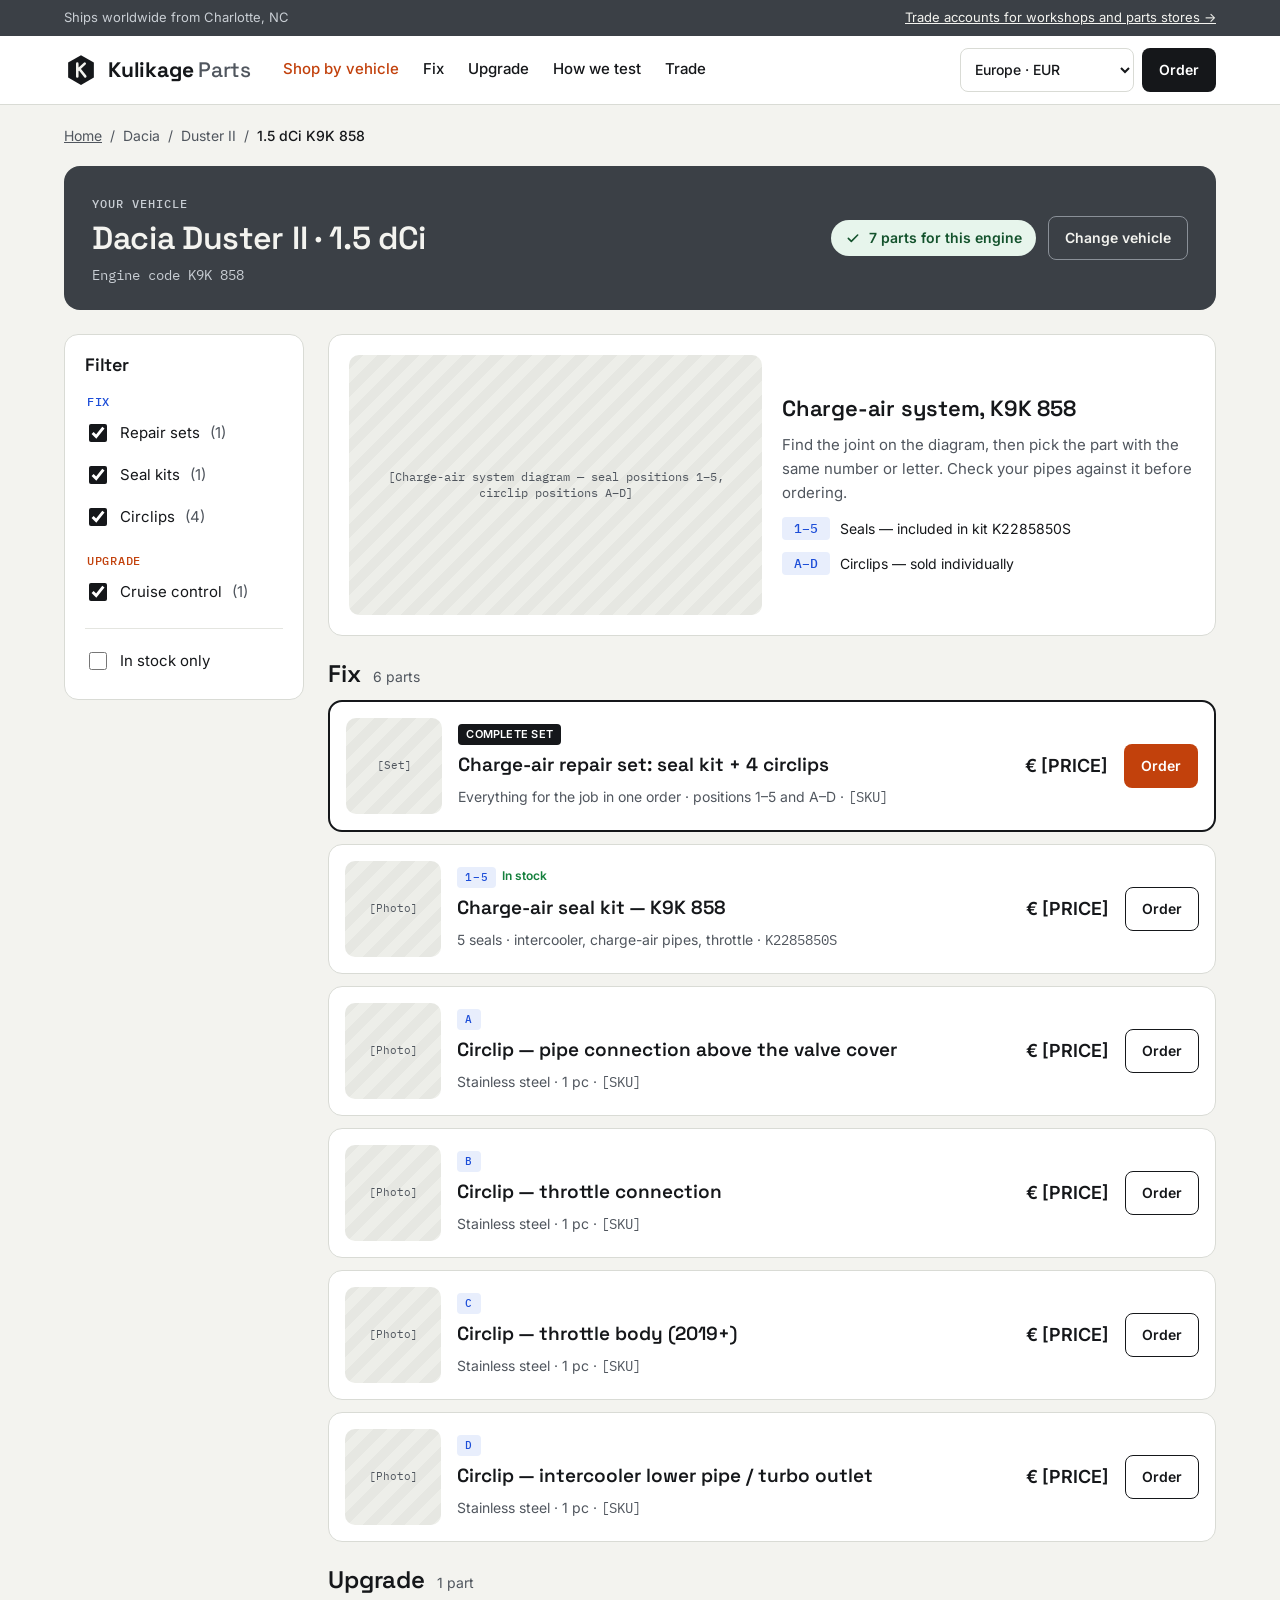
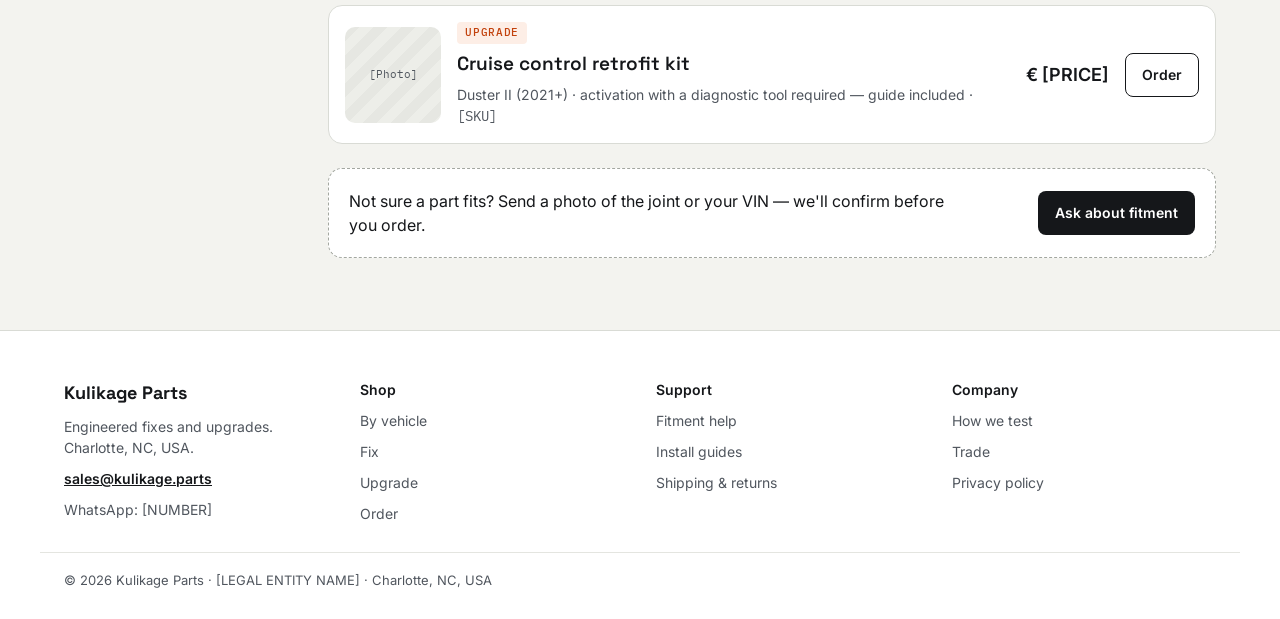
<file: vehicle-dacia-duster-ii-k9k-858.html>
<!doctype html>
<html lang="en">
<head>
<meta charset="utf-8">
<meta name="viewport" content="width=device-width, initial-scale=1">
<title>Parts for Dacia Duster II 1.5 dCi K9K 858 — Kulikage Parts</title>
<meta name="description" content="Charge-air seal kit, circlips, complete repair set and cruise control retrofit for the Dacia Duster II 1.5 dCi (K9K 858).">
<meta property="og:type" content="website">
<meta property="og:site_name" content="Kulikage Parts">
<meta property="og:title" content="Parts for Dacia Duster II · K9K 858">
<meta property="og:description" content="Seal kit, circlips, repair set and cruise control retrofit — matched to the engine.">
<link rel="icon" href="assets/img/logo.svg" type="image/svg+xml">
<link rel="preconnect" href="https://fonts.googleapis.com">
<link rel="preconnect" href="https://fonts.gstatic.com" crossorigin>
<link href="https://fonts.googleapis.com/css2?family=Inter:wght@400;500;600&family=Space+Grotesk:wght@500;600;700&family=IBM+Plex+Mono:wght@400;500&display=swap" rel="stylesheet">
<link rel="stylesheet" href="assets/css/style.css">
</head>
<body>

<div class="topbar"><div class="container topbar-inner"><span>Ships worldwide from Charlotte, NC</span><a href="order.html?trade=1">Trade accounts for workshops and parts stores →</a></div></div>

<header class="site-header">
  <div class="container header-inner">
    <a class="brand" href="index.html"><img src="assets/img/logo.svg" width="34" height="34" alt=""><span>Kulikage <span class="brand-sub">Parts</span></span></a>
    <button class="menu-toggle" type="button" aria-expanded="false" aria-controls="site-nav">Menu</button>
    <nav id="site-nav" class="nav" aria-label="Main">
      <a href="index.html#finder-card" aria-current="page">Shop by vehicle</a>
      <a href="index.html#fix">Fix</a>
      <a href="index.html#upgrade">Upgrade</a>
      <a href="index.html#how">How we test</a>
      <a href="order.html?trade=1">Trade</a>
    </nav>
    <div class="header-actions">
      <label class="sr-only" for="region">Region</label>
      <select id="region" class="region-select"><option value="EU">Europe · EUR</option><option value="US">United States · USD</option></select>
      <a class="btn btn-dark btn-sm" href="order.html">Order</a>
    </div>
  </div>
</header>

<main class="container">
  <nav class="breadcrumb" aria-label="Breadcrumb">
    <a href="index.html">Home</a><span aria-hidden="true">/</span><span>Dacia</span><span aria-hidden="true">/</span><span>Duster II</span><span aria-hidden="true">/</span><span aria-current="page">1.5 dCi K9K 858</span>
  </nav>

  <div class="vehicle-bar">
    <div>
      <span class="label">YOUR VEHICLE</span>
      <h1>Dacia Duster II · 1.5 dCi</h1>
      <span class="code">Engine code K9K 858</span>
    </div>
    <div class="btn-row" style="align-items:center">
      <span class="fit-pill"><svg width="16" height="16" viewBox="0 0 24 24" fill="none" stroke="currentColor" stroke-width="2.4" stroke-linecap="round" stroke-linejoin="round" aria-hidden="true"><path d="M5 12.5l4.5 4.5L19 7.5"/></svg>7 parts for this engine</span>
      <a class="btn btn-ghost-light btn-sm" href="index.html#finder-card">Change vehicle</a>
    </div>
  </div>

  <div class="with-sidebar">
    <aside class="card sidebar" aria-label="Filters">
      <h2>Filter</h2>
      <fieldset class="filter-group">
        <legend class="legend-fix">FIX</legend>
        <label><input type="checkbox" data-filter value="set" checked>Repair sets <span class="muted">(1)</span></label>
        <label><input type="checkbox" data-filter value="seals" checked>Seal kits <span class="muted">(1)</span></label>
        <label><input type="checkbox" data-filter value="clips" checked>Circlips <span class="muted">(4)</span></label>
      </fieldset>
      <fieldset class="filter-group">
        <legend class="legend-upgrade">UPGRADE</legend>
        <label><input type="checkbox" data-filter value="cruise" checked>Cruise control <span class="muted">(1)</span></label>
      </fieldset>
      <fieldset class="filter-group" style="border-top:1px solid var(--line-soft);padding-top:14px">
        <legend class="sr-only">Availability</legend>
        <label><input type="checkbox" id="f-stock">In stock only</label>
      </fieldset>
    </aside>

    <div class="main-col">
      <div class="card diagram-card">
        <div class="ph">[Charge-air system diagram — seal positions 1–5, circlip positions A–D]</div>
        <div class="stack">
          <h2 style="font-size:22px">Charge-air system, K9K 858</h2>
          <p class="body-muted">Find the joint on the diagram, then pick the part with the same number or letter. Check your pipes against it before ordering.</p>
          <div class="pos-row"><span class="pos">1–5</span>Seals — included in kit K2285850S</div>
          <div class="pos-row"><span class="pos">A–D</span>Circlips — sold individually</div>
        </div>
      </div>

      <section class="stack" aria-labelledby="fix-parts">
        <div class="group-head"><h2 id="fix-parts">Fix</h2><span class="muted" style="font-size:14px">6 parts</span></div>

        <div class="card part-row is-featured" data-cat="set" data-stock="[yes/no]">
          <div class="ph">[Set]</div>
          <div class="part-info">
            <div class="tags"><span class="tag tag-dark">COMPLETE SET</span></div>
            <span class="part-title">Charge-air repair set: seal kit + 4 circlips</span>
            <span class="part-meta">Everything for the job in one order · positions 1–5 and A–D · <span class="mono">[SKU]</span></span>
          </div>
          <div class="part-buy"><span class="price">€ [PRICE]</span><a class="btn btn-primary btn-sm" href="order.html?sku=SET-K9K858">Order</a></div>
        </div>

        <div class="card part-row" data-cat="seals" data-stock="yes">
          <div class="ph">[Photo]</div>
          <div class="part-info">
            <div class="tags"><span class="tag tag-fix">1–5</span><span class="status-ok">In stock</span></div>
            <a class="part-title" href="product-k9k-858-seal-kit.html">Charge-air seal kit — K9K 858</a>
            <span class="part-meta">5 seals · intercooler, charge-air pipes, throttle · <span class="mono">K2285850S</span></span>
          </div>
          <div class="part-buy"><span class="price">€ [PRICE]</span><a class="btn btn-outline btn-sm" href="order.html?sku=K2285850S">Order</a></div>
        </div>

        <div class="card part-row" data-cat="clips" data-stock="[yes/no]">
          <div class="ph">[Photo]</div>
          <div class="part-info">
            <div class="tags"><span class="tag tag-fix">A</span></div>
            <span class="part-title">Circlip — pipe connection above the valve cover</span>
            <span class="part-meta">Stainless steel · 1 pc · <span class="mono">[SKU]</span></span>
          </div>
          <div class="part-buy"><span class="price">€ [PRICE]</span><a class="btn btn-outline btn-sm" href="order.html?sku=CLIP-A">Order</a></div>
        </div>

        <div class="card part-row" data-cat="clips" data-stock="[yes/no]">
          <div class="ph">[Photo]</div>
          <div class="part-info">
            <div class="tags"><span class="tag tag-fix">B</span></div>
            <span class="part-title">Circlip — throttle connection</span>
            <span class="part-meta">Stainless steel · 1 pc · <span class="mono">[SKU]</span></span>
          </div>
          <div class="part-buy"><span class="price">€ [PRICE]</span><a class="btn btn-outline btn-sm" href="order.html?sku=CLIP-B">Order</a></div>
        </div>

        <div class="card part-row" data-cat="clips" data-stock="[yes/no]">
          <div class="ph">[Photo]</div>
          <div class="part-info">
            <div class="tags"><span class="tag tag-fix">C</span></div>
            <span class="part-title">Circlip — throttle body (2019+)</span>
            <span class="part-meta">Stainless steel · 1 pc · <span class="mono">[SKU]</span></span>
          </div>
          <div class="part-buy"><span class="price">€ [PRICE]</span><a class="btn btn-outline btn-sm" href="order.html?sku=CLIP-C">Order</a></div>
        </div>

        <div class="card part-row" data-cat="clips" data-stock="[yes/no]">
          <div class="ph">[Photo]</div>
          <div class="part-info">
            <div class="tags"><span class="tag tag-fix">D</span></div>
            <span class="part-title">Circlip — intercooler lower pipe / turbo outlet</span>
            <span class="part-meta">Stainless steel · 1 pc · <span class="mono">[SKU]</span></span>
          </div>
          <div class="part-buy"><span class="price">€ [PRICE]</span><a class="btn btn-outline btn-sm" href="order.html?sku=CLIP-D">Order</a></div>
        </div>
      </section>

      <section id="upgrade-parts" class="stack" aria-labelledby="upgrade-head">
        <div class="group-head"><h2 id="upgrade-head">Upgrade</h2><span class="muted" style="font-size:14px">1 part</span></div>
        <div class="card part-row" data-cat="cruise" data-stock="[yes/no]">
          <div class="ph">[Photo]</div>
          <div class="part-info">
            <div class="tags"><span class="tag tag-upgrade">UPGRADE</span></div>
            <span class="part-title">Cruise control retrofit kit</span>
            <span class="part-meta">Duster II (2021+) · activation with a diagnostic tool required — guide included · <span class="mono">[SKU]</span></span>
          </div>
          <div class="part-buy"><span class="price">€ [PRICE]</span><a class="btn btn-outline btn-sm" href="order.html?sku=CRUISE-DUSTER2">Order</a></div>
        </div>
      </section>

      <div class="card help-box">
        <span style="max-width:620px">Not sure a part fits? Send a photo of the joint or your VIN — we'll confirm before you order.</span>
        <a class="btn btn-dark btn-sm" href="mailto:sales@kulikage.parts?subject=Fitment%20check%20-%20Duster%20II%20K9K%20858">Ask about fitment</a>
      </div>
    </div>
  </div>
</main>

<footer class="site-footer">
  <div class="container footer-grid">
    <div><span class="footer-brand">Kulikage Parts</span><span class="muted">Engineered fixes and upgrades. Charlotte, NC, USA.</span><a class="footer-strong" href="mailto:sales@kulikage.parts">sales@kulikage.parts</a><span class="muted">WhatsApp: [NUMBER]</span></div>
    <div><span class="footer-title">Shop</span><a href="index.html#finder-card">By vehicle</a><a href="index.html#fix">Fix</a><a href="index.html#upgrade">Upgrade</a><a href="order.html">Order</a></div>
    <div><span class="footer-title">Support</span><a href="mailto:sales@kulikage.parts?subject=Fitment%20check">Fitment help</a><a href="product-k9k-858-seal-kit.html#install">Install guides</a><a href="product-k9k-858-seal-kit.html#shipping">Shipping &amp; returns</a></div>
    <div><span class="footer-title">Company</span><a href="index.html#how">How we test</a><a href="order.html?trade=1">Trade</a><a href="privacy.html">Privacy policy</a></div>
  </div>
  <div class="container footer-bottom">© <span data-year>2026</span> Kulikage Parts · [LEGAL ENTITY NAME] · Charlotte, NC, USA</div>
</footer>

<script src="assets/js/main.js"></script>
</body>
</html>
</file>
<file: assets/css/style.css>
/* Kulikage Parts — site styles
   Colors, type and spacing live in :root. Change a token here and it changes everywhere. */

:root {
  --bg: #F3F3EF;
  --surface: #FFFFFF;
  --ink: #15171A;
  --ink-2: #3F444A;
  --muted: #50565E;
  --line: #D9DBD5;
  --line-soft: #E4E5E0;
  --field: #C9CCC5;

  --graphite: #3B4046;
  --on-graphite: #F3F3EF;
  --on-graphite-muted: #C9CED4;
  --graphite-line: #8A9098;

  --accent: #C2410C;          /* Upgrade, primary buttons */
  --accent-soft: #FDEEE6;
  --accent-on-graphite: #FDBA74;
  --fix: #1D4ED8;             /* Fix */
  --fix-soft: #E8EEFC;
  --fix-on-graphite: #93C5FD;
  --ok-ink: #14532D;
  --ok-soft: #E7F5EC;
  --ok: #15803D;

  --font: Inter, system-ui, -apple-system, "Segoe UI", Roboto, Arial, sans-serif;
  --display: "Space Grotesk", Inter, system-ui, sans-serif;
  --mono: "IBM Plex Mono", ui-monospace, SFMono-Regular, Menlo, monospace;

  --radius: 14px;
  --radius-lg: 16px;
  --container: 1200px;
  --gutter: 24px;
}

*, *::before, *::after { box-sizing: border-box; }
html { -webkit-text-size-adjust: 100%; scroll-behavior: smooth; }
body {
  margin: 0;
  background: var(--bg);
  color: var(--ink);
  font: 16px/1.5 var(--font);
}
img { max-width: 100%; display: block; }
a { color: var(--ink); }
a:hover { color: var(--accent); }
h1, h2, h3 { font-family: var(--display); font-weight: 600; letter-spacing: -0.01em; margin: 0; line-height: 1.15; }
p { margin: 0; }
:focus-visible { outline: 3px solid var(--fix); outline-offset: 2px; border-radius: 4px; }

.sr-only {
  position: absolute; width: 1px; height: 1px; padding: 0; margin: -1px;
  overflow: hidden; clip: rect(0 0 0 0); white-space: nowrap; border: 0;
}
.container { max-width: var(--container); margin: 0 auto; padding-left: var(--gutter); padding-right: var(--gutter); }
.mono { font-family: var(--mono); }
.muted { color: var(--muted); }
.stack { display: flex; flex-direction: column; gap: 12px; }
.grid-auto { display: grid; gap: 20px; grid-template-columns: repeat(auto-fit, minmax(var(--min, 260px), 1fr)); }

/* ---------- Placeholder blocks (swap for <img> when photos are ready) ---------- */
.ph {
  background: repeating-linear-gradient(135deg, #E6E7E2 0 10px, #EDEEE9 10px 20px);
  display: flex; align-items: center; justify-content: center; text-align: center;
  padding: 12px; color: var(--muted); font: 12px/1.4 var(--mono); border-radius: 10px;
}
.ph-graphite { background: var(--graphite); color: var(--on-graphite-muted); }

/* ---------- Buttons ---------- */
.btn {
  display: inline-flex; align-items: center; justify-content: center; gap: 8px;
  min-height: 48px; padding: 0 20px; border-radius: 8px; border: 1px solid transparent;
  font: 600 15px/1 var(--font); text-decoration: none; cursor: pointer; white-space: nowrap;
}
.btn svg { flex: 0 0 auto; }
.btn-sm { min-height: 44px; padding: 0 16px; font-size: 14px; }
.btn-lg { min-height: 52px; font-size: 16px; }
.btn-primary { background: var(--accent); color: #FFFFFF; }
.btn-primary:hover { background: #9A3412; color: #FFFFFF; }
.btn-dark { background: var(--ink); color: #FFFFFF; }
.btn-dark:hover { background: var(--graphite); color: #FFFFFF; }
.btn-outline { background: var(--surface); color: var(--ink); border-color: var(--ink); }
.btn-outline:hover { background: var(--bg); color: var(--ink); }
.btn-light { background: #FFFFFF; color: var(--ink); }
.btn-light:hover { background: var(--bg); color: var(--ink); }
.btn-ghost-light { background: transparent; color: var(--on-graphite); border-color: var(--graphite-line); }
.btn-ghost-light:hover { background: rgba(255,255,255,0.08); color: var(--on-graphite); }
.btn-block { width: 100%; }
.link-arrow { display: inline-flex; align-items: center; gap: 6px; font-weight: 600; text-decoration: none; padding: 8px 0; }

/* ---------- Tags ---------- */
.tags { display: flex; flex-wrap: wrap; gap: 6px; }
.tag {
  display: inline-flex; align-items: center; gap: 6px; padding: 3px 8px; border-radius: 4px;
  font: 600 11px/1.4 var(--font); letter-spacing: 0.02em; background: #EDEEE9; color: var(--ink-2);
}
.tag-fix, .tag-upgrade { font-family: var(--mono); font-weight: 500; letter-spacing: 0.06em; }
.tag-fix { background: var(--fix-soft); color: var(--fix); }
.tag-upgrade { background: var(--accent-soft); color: var(--accent); }
.tag-dark { background: var(--ink); color: #FFFFFF; }
.tag-lg { padding: 5px 12px; font-size: 13px; border-radius: 6px; }
.status-ok { color: var(--ok); font-weight: 600; font-size: 12px; }

/* ---------- Top bar + header ---------- */
.topbar { background: var(--graphite); color: var(--on-graphite-muted); font-size: 13px; }
.topbar-inner { display: flex; flex-wrap: wrap; justify-content: space-between; gap: 6px 24px; padding-top: 8px; padding-bottom: 8px; }
.topbar a { color: var(--on-graphite); }

.site-header { background: var(--surface); border-bottom: 1px solid var(--line); position: sticky; top: 0; z-index: 20; }
.header-inner { display: flex; align-items: center; gap: 12px 32px; padding-top: 12px; padding-bottom: 12px; }
.brand { display: flex; align-items: center; gap: 10px; text-decoration: none; color: var(--ink); }
.brand span { font-family: var(--display); font-weight: 700; font-size: 21px; letter-spacing: -0.01em; }
.brand .brand-sub { font-weight: 500; color: var(--muted); font-size: inherit; }
.nav { display: flex; flex-wrap: wrap; gap: 4px 24px; font-size: 15px; font-weight: 500; flex: 1 1 auto; }
.nav a { text-decoration: none; padding: 10px 0; }
.nav a[aria-current="page"] { color: var(--accent); }
.header-actions { display: flex; align-items: center; gap: 8px; }
.region-select {
  height: 44px; border: 1px solid var(--line); border-radius: 8px; background: var(--surface);
  padding: 0 10px; font: 500 14px var(--font); color: var(--ink);
}
.menu-toggle {
  display: none; margin-left: auto; height: 44px; padding: 0 14px; border: 1px solid var(--line);
  border-radius: 8px; background: var(--surface); font: 600 14px var(--font); color: var(--ink); cursor: pointer;
  align-items: center; gap: 8px;
}

@media (max-width: 860px) {
  .header-inner { flex-wrap: wrap; }
  .menu-toggle { display: inline-flex; }
  .nav { display: none; order: 3; flex: 1 1 100%; flex-direction: column; gap: 0; border-top: 1px solid var(--line-soft); }
  .nav.is-open { display: flex; }
  .nav a { padding: 12px 0; border-bottom: 1px solid var(--line-soft); }
  .header-actions { order: 4; flex: 1 1 100%; display: none; padding-bottom: 8px; }
  .header-actions.is-open { display: flex; }
  .header-actions .region-select { flex: 1; }
}

/* ---------- Generic sections + cards ---------- */
.section { padding-top: 72px; }
.section-tight { padding-top: 48px; }
.section-head { display: flex; flex-wrap: wrap; justify-content: space-between; align-items: flex-end; gap: 12px; margin-bottom: 24px; }
.section-head h2 { font-size: 32px; }
.eyebrow { font: 500 13px/1.4 var(--mono); letter-spacing: 0.08em; text-transform: uppercase; color: var(--accent); }
.card { background: var(--surface); border: 1px solid var(--line); border-radius: var(--radius); }
.card-pad { padding: 28px; }
.lead { font-size: 17px; line-height: 1.6; color: var(--ink-2); }
.body-muted { font-size: 15px; line-height: 1.6; color: var(--muted); }

/* ---------- Home: hero + finder ---------- */
.hero { background: var(--graphite); color: var(--on-graphite); }
.hero-inner { display: grid; grid-template-columns: repeat(auto-fit, minmax(min(340px, 100%), 1fr)); gap: 48px; align-items: center; padding-top: 72px; padding-bottom: 80px; }
.hero .eyebrow { color: var(--accent-on-graphite); }
.hero h1 { font-size: clamp(36px, 5vw, 54px); font-weight: 700; line-height: 1.05; letter-spacing: -0.02em; }
.hero-copy { display: flex; flex-direction: column; gap: 20px; }
.hero-copy p { font-size: 18px; line-height: 1.55; color: var(--on-graphite-muted); max-width: 520px; }
.hero-links { display: flex; flex-wrap: wrap; gap: 8px 28px; }
.hero-links a { text-decoration: none; display: inline-flex; align-items: center; gap: 6px; font-weight: 600; padding: 10px 0; }
.hero-links .to-fix { color: var(--fix-on-graphite); }
.hero-links .to-upgrade { color: var(--accent-on-graphite); }
.hero-links a:hover { text-decoration: underline; }

.finder { background: var(--surface); color: var(--ink); border-radius: var(--radius-lg); padding: 28px; display: flex; flex-direction: column; gap: 18px; box-shadow: 0 20px 50px rgba(0,0,0,0.25); }
.finder h2 { font-size: 24px; }
.field { display: flex; flex-direction: column; gap: 6px; }
.field label, .field .label { font-size: 13px; font-weight: 600; color: var(--muted); }
.input, .select, .textarea {
  width: 100%; min-height: 46px; border: 1px solid var(--field); border-radius: 8px; background: var(--surface);
  padding: 0 12px; font: 15px var(--font); color: var(--ink);
}
.textarea { padding: 12px; min-height: 110px; resize: vertical; }
.input-mono { font-family: var(--mono); }
.finder-grid { display: grid; grid-template-columns: repeat(auto-fit, minmax(150px, 1fr)); gap: 14px; }
.divider-text { display: flex; align-items: center; gap: 12px; color: var(--muted); font-size: 13px; }
.divider-text::before, .divider-text::after { content: ""; flex: 1; height: 1px; background: var(--line); }
.search-row { display: flex; gap: 8px; }
.search-row .input { flex: 1; min-width: 0; }
.icon-btn { width: 46px; min-height: 46px; flex: 0 0 46px; border: 0; border-radius: 8px; background: var(--ink); color: #FFFFFF; display: inline-flex; align-items: center; justify-content: center; cursor: pointer; }
.form-msg { font-size: 14px; line-height: 1.5; min-height: 0; }
.form-msg:empty { display: none; }
.form-msg.is-info { padding: 10px 12px; border-radius: 8px; background: var(--bg); }
.form-msg.is-ok { padding: 10px 12px; border-radius: 8px; background: var(--ok-soft); color: var(--ok-ink); }
.form-msg.is-error { padding: 10px 12px; border-radius: 8px; background: #FDECEC; color: #991B1B; }
.small-note { font-size: 13px; line-height: 1.5; color: var(--muted); }

.coverage { background: var(--surface); border-bottom: 1px solid var(--line); }
.coverage-inner { display: flex; flex-wrap: wrap; align-items: center; gap: 12px 16px; padding-top: 22px; padding-bottom: 22px; }
.chip { display: inline-flex; align-items: center; gap: 8px; min-height: 34px; padding: 0 14px; border: 1px solid var(--line); border-radius: 999px; font-size: 14px; }
.chip small { font-family: var(--mono); font-size: 12px; color: var(--muted); }
.chip-dashed { border-style: dashed; border-color: #A3A7A0; }
.chip-dashed small { font-family: var(--font); }

/* ---------- Fix / Upgrade tiles ---------- */
.lines { display: flex; flex-direction: column; border-top: 1px solid var(--line-soft); }
.lines a { display: flex; justify-content: space-between; align-items: center; gap: 12px; padding: 14px 0; border-bottom: 1px solid var(--line-soft); text-decoration: none; }
.lines a span:first-child { font-weight: 500; }
.lines a span:last-child { font-size: 13px; color: var(--muted); text-align: right; }
.tile { display: flex; flex-direction: column; gap: 16px; }
.tile h2 { font-size: 32px; }

/* ---------- Product cards ---------- */
.product-card { display: flex; flex-direction: column; overflow: hidden; text-decoration: none; color: var(--ink); background: var(--surface); border: 1px solid var(--line); border-radius: var(--radius); transition: border-color .15s; }
.product-card:hover { border-color: var(--ink); color: var(--ink); }
.product-card .ph { height: 190px; border-radius: 0; }
.product-card-body { padding: 18px; display: flex; flex-direction: column; gap: 8px; flex: 1; }
.product-card-title { font-family: var(--display); font-size: 19px; font-weight: 600; line-height: 1.25; }
.product-card-meta { font-size: 14px; color: var(--muted); line-height: 1.45; }
.product-card-sku { font-family: var(--mono); font-size: 12px; color: var(--muted); }
.product-card-price { margin-top: auto; padding-top: 8px; font-weight: 600; font-size: 17px; }
.product-card-dashed { border-style: dashed; border-color: #A3A7A0; }

/* ---------- How we test ---------- */
.step-num { font-family: var(--mono); font-size: 14px; color: var(--muted); }
.step h3 { font-size: 21px; }
.case { display: grid; grid-template-columns: repeat(auto-fit, minmax(min(300px, 100%), 1fr)); gap: 24px; align-items: center; padding: 24px; }
.case .ph { min-height: 220px; }

/* ---------- Trade banner ---------- */
.trade { background: var(--graphite); color: var(--on-graphite); border-radius: 18px; padding: 40px; display: flex; flex-wrap: wrap; gap: 28px; align-items: center; justify-content: space-between; }
.trade h2 { font-size: 30px; }
.trade p { color: var(--on-graphite-muted); line-height: 1.6; max-width: 640px; margin-top: 10px; }
.btn-row { display: flex; flex-wrap: wrap; gap: 12px; }

/* ---------- Footer ---------- */
.site-footer { background: var(--surface); border-top: 1px solid var(--line); margin-top: 72px; }
.footer-grid { display: grid; grid-template-columns: repeat(auto-fit, minmax(180px, 1fr)); gap: 32px; padding-top: 48px; padding-bottom: 28px; font-size: 14px; }
.footer-grid div { display: flex; flex-direction: column; gap: 10px; }
.footer-grid a { color: var(--muted); text-decoration: none; }
.footer-grid a:hover { color: var(--accent); }
.footer-grid .footer-strong { color: var(--ink); font-weight: 600; text-decoration: underline; }
.footer-title { font-weight: 600; }
.footer-brand { font-family: var(--display); font-weight: 700; font-size: 18px; }
.footer-bottom { border-top: 1px solid var(--line-soft); padding-top: 18px; padding-bottom: 28px; font-size: 13px; color: var(--muted); }

/* ---------- Breadcrumbs ---------- */
.breadcrumb { display: flex; flex-wrap: wrap; gap: 8px; font-size: 14px; color: var(--muted); padding-top: 20px; }
.breadcrumb a { color: var(--muted); }
.breadcrumb [aria-current] { color: var(--ink); font-weight: 500; }

/* ---------- Vehicle page ---------- */
.vehicle-bar { background: var(--graphite); color: var(--on-graphite); border-radius: var(--radius-lg); padding: 24px 28px; display: flex; flex-wrap: wrap; align-items: center; justify-content: space-between; gap: 16px; margin-top: 20px; }
.vehicle-bar .label { font: 500 12px var(--mono); letter-spacing: 0.08em; color: var(--on-graphite-muted); }
.vehicle-bar h1 { font-size: 32px; margin: 6px 0; }
.vehicle-bar .code { font: 14px var(--mono); color: var(--on-graphite-muted); }
.fit-pill { display: inline-flex; align-items: center; gap: 8px; min-height: 36px; padding: 0 14px; border-radius: 999px; background: #E7F5EC; color: var(--ok-ink); font-size: 14px; font-weight: 600; }

.with-sidebar { display: flex; flex-wrap: wrap; gap: 24px; align-items: flex-start; margin-top: 24px; }
.sidebar { flex: 1 1 240px; max-width: 100%; padding: 20px; display: flex; flex-direction: column; gap: 18px; }
.sidebar h2 { font-size: 18px; }
.main-col { flex: 999 1 560px; min-width: 0; display: flex; flex-direction: column; gap: 24px; }
.filter-group { border: 0; margin: 0; padding: 0; display: flex; flex-direction: column; gap: 6px; }
.filter-group legend { font: 500 12px var(--mono); letter-spacing: 0.06em; margin-bottom: 6px; }
.filter-group label { display: flex; align-items: center; gap: 10px; font-size: 15px; min-height: 36px; cursor: pointer; }
.filter-group input { width: 18px; height: 18px; accent-color: var(--ink); }
.legend-fix { color: var(--fix); }
.legend-upgrade { color: var(--accent); }

.diagram-card { padding: 20px; display: grid; grid-template-columns: repeat(auto-fit, minmax(min(300px, 100%), 1fr)); gap: 20px; align-items: center; }
.diagram-card .ph { min-height: 260px; }
.pos { font: 500 13px var(--mono); min-width: 48px; text-align: center; padding: 3px 6px; border-radius: 4px; background: var(--fix-soft); color: var(--fix); }
.pos-row { display: flex; gap: 10px; align-items: center; font-size: 14px; }

.group-head { display: flex; align-items: baseline; gap: 12px; }
.group-head h2 { font-size: 24px; }
.part-row { padding: 16px; display: flex; flex-wrap: wrap; gap: 16px; align-items: center; }
.part-row.is-featured { border: 2px solid var(--ink); }
.part-row[hidden] { display: none; }
.part-row .ph { width: 96px; height: 96px; flex: 0 0 96px; font-size: 11px; }
.part-info { flex: 1 1 280px; min-width: 0; display: flex; flex-direction: column; gap: 6px; }
.part-title { font-family: var(--display); font-size: 19px; font-weight: 600; text-decoration: none; }
.part-meta { font-size: 14px; color: var(--muted); }
.part-buy { display: flex; align-items: center; gap: 16px; flex-wrap: wrap; }
.price { font-weight: 600; font-size: 18px; }

.help-box { padding: 20px; display: flex; flex-wrap: wrap; gap: 12px 24px; align-items: center; justify-content: space-between; border-style: dashed; border-color: #A3A7A0; }

/* ---------- Product page ---------- */
.pdp { display: grid; grid-template-columns: repeat(auto-fit, minmax(min(380px, 100%), 1fr)); gap: 40px; align-items: start; margin-top: 24px; }
.gallery { display: flex; flex-direction: column; gap: 12px; }
.gallery-main { min-height: 480px; border-radius: var(--radius-lg); font-size: 13px; }
.gallery-thumbs { display: grid; grid-template-columns: repeat(var(--thumbs, 4), minmax(0, 1fr)); gap: 12px; }
.gallery-thumbs .ph { height: 96px; font-size: 11px; }
.gallery-thumbs .is-active { outline: 2px solid var(--ink); outline-offset: -2px; }
.buy { display: flex; flex-direction: column; gap: 20px; }
.buy h1 { font-size: clamp(30px, 4vw, 40px); line-height: 1.1; letter-spacing: -0.015em; }
.sku-line { font: 14px var(--mono); color: var(--muted); margin-top: 8px; }
.fit-ok { display: flex; flex-wrap: wrap; align-items: center; gap: 10px 16px; padding: 12px 16px; border-radius: 10px; background: var(--ok-soft); color: var(--ok-ink); }
.fit-ok strong { flex: 1 1 auto; }
.fit-ok a { color: var(--ok-ink); font-weight: 600; font-size: 14px; }
.price-line { display: flex; align-items: baseline; flex-wrap: wrap; gap: 12px; }
.price-big { font-family: var(--display); font-size: 32px; font-weight: 600; }
.addon { display: flex; align-items: center; gap: 12px; padding: 14px 16px; border: 1px solid var(--line); border-radius: 10px; background: var(--surface); cursor: pointer; }
.addon input { width: 20px; height: 20px; accent-color: var(--ink); flex: 0 0 auto; }
.addon-text { flex: 1; display: flex; flex-direction: column; gap: 2px; }
.addon-text small { font-size: 14px; color: var(--muted); }
.qty-buy { display: flex; gap: 12px; flex-wrap: wrap; }
.qty { display: flex; align-items: center; border: 1px solid var(--field); border-radius: 8px; background: var(--surface); }
.qty button { width: 44px; height: 50px; border: 0; background: transparent; font: 600 20px var(--font); color: var(--ink); cursor: pointer; }
.qty input { width: 44px; height: 48px; border: 0; text-align: center; font: 600 16px var(--font); color: var(--ink); background: transparent; }
.qty-buy .btn { flex: 1 1 220px; }
.specs { margin: 0; display: grid; grid-template-columns: minmax(120px, auto) 1fr; border-top: 1px solid var(--line); font-size: 15px; }
.specs dt { padding: 12px 16px 12px 0; border-bottom: 1px solid var(--line-soft); color: var(--muted); }
.specs dd { margin: 0; padding: 12px 0; border-bottom: 1px solid var(--line-soft); font-weight: 500; }
.two-col { display: grid; grid-template-columns: repeat(auto-fit, minmax(min(380px, 100%), 1fr)); gap: 24px; margin-top: 32px; }
.two-col h2, .panel h2 { font-size: 26px; }
.panel { display: flex; flex-direction: column; gap: 14px; }
.symptoms { display: flex; flex-wrap: wrap; gap: 8px; }
.symptoms span { font-size: 13px; padding: 6px 10px; border-radius: 6px; background: var(--bg); border: 1px solid var(--line); }
.table-wrap { overflow-x: auto; }
.table { width: 100%; border-collapse: collapse; font-size: 15px; }
.table th { text-align: left; padding: 10px 8px; border-bottom: 2px solid var(--ink); font-weight: 600; }
.table td { padding: 12px 8px; border-bottom: 1px solid var(--line-soft); }
.table th:first-child, .table td:first-child { padding-left: 0; }
.table .num { text-align: right; font-family: var(--mono); }
.table .code { font-family: var(--mono); }
.facts { display: grid; grid-template-columns: repeat(auto-fit, minmax(240px, 1fr)); gap: 24px; padding: 28px; margin-top: 24px; }
.facts strong { display: block; margin-bottom: 6px; }
.related { display: flex; gap: 14px; align-items: center; padding: 16px; text-decoration: none; }
.related .ph { width: 64px; height: 64px; flex: 0 0 64px; padding: 0; }
.related span { display: flex; flex-direction: column; gap: 4px; }

/* ---------- Upgrade page ---------- */
.engine-pick { display: flex; flex-wrap: wrap; gap: 10px; }
.engine-pick button { min-height: 48px; padding: 0 18px; border: 1px solid var(--field); border-radius: 8px; background: var(--surface); color: var(--ink); font: 500 15px var(--font); cursor: pointer; }
.engine-pick button[aria-pressed="true"] { border: 2px solid var(--ink); font-weight: 600; }
.engine-pick small { font: 400 13px var(--mono); color: var(--muted); }
.goals { display: flex; flex-direction: column; gap: 10px; }
.goal { display: flex; gap: 10px; align-items: flex-start; font-size: 15px; line-height: 1.5; }
.goal svg { flex: 0 0 18px; margin-top: 2px; }
.build-log { list-style: none; margin: 0; padding: 0; display: grid; grid-template-columns: repeat(auto-fit, minmax(190px, 1fr)); gap: 12px; }
.build-log li { border: 1px solid var(--line); border-radius: 12px; padding: 16px; display: flex; flex-direction: column; gap: 8px; }
.build-log .tag { align-self: flex-start; }
.faq-item { display: flex; flex-direction: column; gap: 4px; padding-bottom: 12px; border-bottom: 1px solid var(--line-soft); }
.faq-item:last-child { border-bottom: 0; padding-bottom: 0; }

/* ---------- Forms page ---------- */
.form-grid { display: grid; grid-template-columns: repeat(auto-fit, minmax(min(240px, 100%), 1fr)); gap: 16px; }
.form-grid .span-all { grid-column: 1 / -1; }
.check { display: flex; align-items: center; gap: 10px; min-height: 40px; font-size: 15px; cursor: pointer; }
.check input { width: 18px; height: 18px; accent-color: var(--ink); }
.prose { max-width: 760px; }
.prose h2 { font-size: 24px; margin-top: 32px; margin-bottom: 10px; }
.prose p, .prose li { color: var(--ink-2); line-height: 1.7; }
.prose p + p { margin-top: 12px; }
.draft-note { padding: 12px 16px; border-radius: 10px; background: var(--accent-soft); color: #7C2D12; font-size: 14px; margin: 20px 0; }

@media (max-width: 560px) {
  :root { --gutter: 16px; }
  .card-pad, .trade { padding: 22px; }
  .finder { padding: 20px; }
  .gallery-main { min-height: 300px; }
  .section { padding-top: 56px; }
  .vehicle-bar { padding: 20px; }
}
</file>
